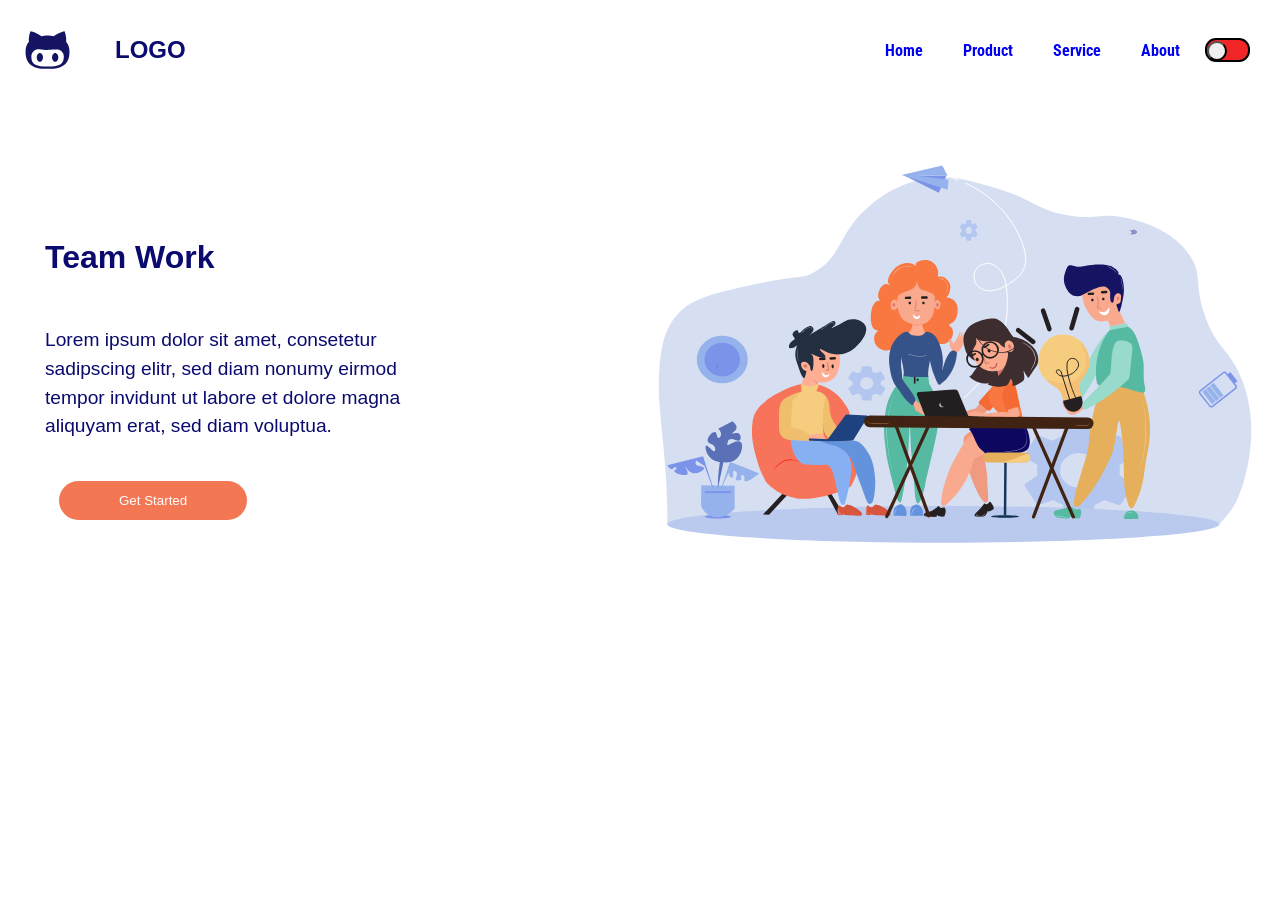
<file: index.html>
<!-- @format -->
<!DOCTYPE html>
<html lang="en">
  <head>
    <meta charset="UTF-8" />
    <meta http-equiv="X-UA-Compatible" content="IE=edge" />
    <meta name="viewport" content="width=device-width, initial-scale=1.0" />
    <!-- GOOGLE FONTS -->
    <link rel="preconnect" href="https://fonts.googleapis.com" />
    <link rel="preconnect" href="https://fonts.gstatic.com" crossorigin />
    <link
      href="https://fonts.googleapis.com/css2?family=Roboto+Condensed&display=swap"
      rel="stylesheet"
    />

    <!-- Bootstrap Icons  -->
  
    <!--  END           -->




    <!-- END -->

    <!-- CSS  -->
    <link rel="stylesheet" href="darkMode.css" />
    <!--  -->

    <title>Document</title>
  </head>
  <body>
    <div id="container">
      <div class="header">
        <div class="logo">
          <svg
            width="45"
            height="40"
            viewBox="0 0 81 68"
            fill="none"
            xmlns="http://www.w3.org/2000/svg"
          >
            <path
              d="M26.826 39.5581C26.0102 39.5667 25.2093 39.7775 24.495 40.1715C23.7807 40.5656 23.1753 41.1306 22.733 41.8161C21.5894 43.4318 21.007 45.3778 21.075 47.3561C21.0129 49.3392 21.5946 51.2891 22.733 52.9141C23.1766 53.5983 23.7823 54.1624 24.4963 54.5563C25.2104 54.9502 26.0106 55.1618 26.826 55.1721C27.6117 55.1461 28.3789 54.9264 29.0593 54.5325C29.7397 54.1386 30.3122 53.5826 30.726 52.9141C31.8721 51.2928 32.4545 49.3403 32.384 47.3561C32.4434 45.3789 31.8618 43.4356 30.726 41.8161C30.3136 41.1464 29.7413 40.5895 29.0607 40.1954C28.38 39.8013 27.6121 39.5823 26.826 39.5581Z"
              fill="#141462"
            />
            <path
              d="M54.406 39.5581C53.5906 39.5686 52.7905 39.7802 52.0765 40.1741C51.3625 40.568 50.7568 41.132 50.313 41.8161C49.1695 43.4318 48.5871 45.3778 48.655 47.3561C48.5929 49.3392 49.1746 51.2891 50.313 52.9141C50.7582 53.5969 51.3642 54.1598 52.0779 54.5535C52.7916 54.9472 53.591 55.1597 54.406 55.1721C55.1937 55.1443 55.9625 54.9239 56.6453 54.5303C57.3282 54.1367 57.9042 53.5818 58.323 52.9141C59.4691 51.2928 60.0516 49.3403 59.981 47.3561C60.0404 45.3789 59.4588 43.4356 58.323 41.8161C57.9086 41.1444 57.3336 40.5863 56.6498 40.1921C55.966 39.798 55.1949 39.5801 54.406 39.5581Z"
              fill="#141462"
            />
            <path
              d="M74.008 19.18C74.3094 16.8856 74.3272 14.5628 74.061 12.264C73.7314 8.09757 72.7736 4.00495 71.22 0.125C71.22 0.125 70.444 0.266 68.962 0.637C66.4851 1.29105 64.0715 2.16485 61.75 3.248C58.1679 4.93794 54.728 6.91436 51.464 9.158C47.8772 8.34461 44.2008 7.99475 40.525 8.117C36.85 8.02116 33.1769 8.37071 29.586 9.158C21.7147 3.70667 15.1207 0.695667 9.804 0.125C8.24631 4.01486 7.29425 8.12057 6.981 12.299C6.70205 14.6035 6.72525 16.9345 7.05 19.233C2.764 23.873 1 30.56 1 36.082C0.844476 39.9647 1.20632 43.8508 2.076 47.638C2.86372 50.5952 4.12068 53.4069 5.799 55.966C7.33418 58.1367 9.21795 60.0384 11.374 61.594C13.239 63.0326 15.2781 64.2301 17.443 65.158C19.4866 65.9812 21.6179 66.5673 23.795 66.905C25.5733 67.2456 27.37 67.4814 29.176 67.611C29.176 67.611 34.116 67.876 40.538 67.876C46.96 67.876 51.883 67.611 51.883 67.611C53.6887 67.4792 55.4854 67.2435 57.264 66.905C59.4335 66.5591 61.5579 65.9732 63.598 65.158C65.7633 64.2199 67.8072 63.0232 69.685 61.594C71.8399 60.0427 73.7188 58.1402 75.243 55.966C76.9213 53.4069 78.1783 50.5952 78.966 47.638C79.936 44.215 80.042 40.338 80.042 36.064C80.042 30.718 78.277 23.943 74.008 19.18ZM62.469 60.394C57.55 62.705 50.313 63.641 40.715 63.641H40.344C30.744 63.641 23.512 62.724 18.678 60.395C13.826 58.084 11.391 53.32 11.391 46.157C11.328 44.195 11.6987 42.2433 12.4765 40.4409C13.2543 38.6386 14.4202 37.0301 15.891 35.73C17.2892 34.5335 18.9626 33.703 20.761 33.313C22.5562 32.9227 24.3955 32.7744 26.23 32.872C27.888 32.943 30.217 33.26 33.164 33.49C36.128 33.719 38.333 34.019 40.539 34.019C42.603 34.019 45.339 33.666 49.731 33.313C54.142 32.96 57.406 32.784 59.523 33.137C61.6313 33.3987 63.6083 34.3022 65.186 35.725C66.6884 37.0097 67.8881 38.6107 68.6995 40.4133C69.5108 42.2159 69.9136 44.1755 69.879 46.152C69.861 53.319 67.374 58.083 62.469 60.394Z"
              fill="#141462"
            />
          </svg>
          <h2>LOGO</h2>
        </div>
        <div class="navBar">
          <ul>
            <li><a href="#">Home</a></li>
            <li><a href="#">Product</a></li>
            <li><a href="#">Service</a></li>
            <li><a href="#">About</a></li>
          </ul>
         <div class="buttons">
          <div class="toggle">
            <button id="toggle"></button>
          </div>
         </div>
        </div>
      </div>
      <!--  header   - END  -  -->
      <!-- Content_Container ---    END       -->
      <!-- Content_Container -->

   <div class="content_container">
    <div class="content_left">
      <h2 ><strong>Team Work</strong></h2>

      <br>
       <p>Lorem ipsum dolor sit amet, consetetur <br>
        sadipscing elitr, sed diam nonumy eirmod <br>
       tempor invidunt ut labore et dolore magna <br>
       aliquyam erat, sed diam voluptua. </p>

       <button class="content_btn">
        Get Started
       </button>

     </div>
     <!-- left over -->

     <div class="content_right">
      <div class="char_svg">
        <svg width="600px" height="400px" viewBox="0 0 1797 1213" fill="none" xmlns="http://www.w3.org/2000/svg">
          <path d="M25.8181 1156.38C29.3015 946.034 -9.12824 804.781 2.04406 683.338C7.24275 626.792 13.5474 567.214 57.6723 519.109C103.091 469.597 170.012 454.475 302.003 426.255C430.165 398.855 431.165 414.3 470.724 392.069C560.809 341.436 542.136 268.91 645.704 185.362C666.98 168.201 723.932 123.324 807.277 108.548C877.786 96.0441 933.309 111.091 1008.59 132.39C1137.63 168.893 1143.74 203.396 1244.34 219.797C1333.38 234.317 1339.18 209.008 1419.16 227.742C1454.87 236.108 1558.84 260.461 1612.52 344.287C1648.9 401.097 1623.13 424.254 1654.9 519.109C1690.59 625.701 1731.74 622.203 1768.79 717.773C1817.03 842.18 1790.61 959.854 1782.04 995.899C1757.34 1099.66 1731.67 1119.61 1700.11 1156.38C1134.18 1148.44 591.746 1164.33 25.8106 1156.38H25.8181Z" fill="#D6DFF2"/>
          <path opacity="0.54" d="M1397.34 1007.68C1398.05 1002.69 1398.33 997.652 1398.17 992.619C1398.17 987.345 1397.34 982.831 1397.34 977.557L1432.44 952.7C1435.83 950.488 1436.63 946.169 1434.23 943.047C1434.19 943.002 1434.16 942.957 1434.12 942.912L1400.68 890.91C1398.59 887.757 1394.32 886.478 1390.62 887.893L1348.84 902.985C1340.15 896.8 1330.6 891.73 1320.44 887.915L1314.56 847.973C1313.51 844.49 1310.12 842.045 1306.2 841.947H1239.36C1235.44 842.052 1232.05 844.49 1231 847.973L1224.29 887.9C1214.22 891.903 1204.69 896.966 1195.88 902.992L1154.1 887.9C1150.41 886.35 1146.03 887.659 1144.04 890.917L1110.62 942.904C1109.03 946.184 1109.69 950.021 1112.3 952.692L1148.25 977.549C1148.25 982.823 1147.41 987.337 1147.41 992.611C1147.41 997.885 1148.25 1002.4 1148.25 1007.67L1113.14 1032.55C1109.76 1034.76 1108.96 1039.08 1111.36 1042.2C1111.4 1042.24 1111.43 1042.29 1111.46 1042.33L1144.91 1094.32C1147 1097.47 1151.26 1098.75 1154.96 1097.34L1196.76 1082.27C1205.45 1088.45 1215 1093.53 1225.17 1097.35L1231.87 1137.28C1232.64 1140.93 1236.2 1143.49 1240.23 1143.31H1307.1C1311.02 1143.2 1314.4 1140.76 1315.45 1137.28L1322.16 1097.35C1332.22 1093.35 1341.74 1088.29 1350.54 1082.26L1392.34 1097.33C1396.03 1098.88 1400.4 1097.57 1402.4 1094.31L1435.84 1042.33C1437.42 1039.05 1436.77 1035.21 1434.16 1032.54L1397.35 1007.69L1397.34 1007.68ZM1272.79 1045.36C1241.19 1044.7 1216.17 1020.54 1216.89 991.415C1217.61 962.292 1243.81 939.218 1275.41 939.887C1306.49 940.542 1331.32 963.955 1331.32 992.619C1331.16 1021.9 1305.28 1045.52 1273.52 1045.37C1273.28 1045.37 1273.04 1045.37 1272.8 1045.36H1272.79Z" fill="#96B2EC"/>
          <path d="M862.973 1212.1C1325.32 1212.1 1700.12 1187.15 1700.12 1156.38C1700.12 1125.61 1325.32 1100.66 862.973 1100.66C400.629 1100.66 25.8256 1125.61 25.8256 1156.38C25.8256 1187.15 400.629 1212.1 862.973 1212.1Z" fill="#BACAEE"/>
          <path d="M543.069 1125.74L510.071 1064.74L520.687 1059.06L559.959 1124.64L543.069 1125.74Z" fill="#241F20"/>
          <path d="M334.602 1127.35L316.23 1126.87L377.945 1060.48L389.869 1067.72L334.602 1127.35Z" fill="#241F20"/>
          <path d="M426.117 732.489C397.942 737.883 343.081 765.547 321.557 785.213C315.448 790.795 309.196 795.212 299.814 807.384C289.025 821.378 285.768 836.703 284.639 846.604C281.336 866.022 282.563 888.931 284.639 903.158C288.491 929.542 293.72 945.944 303.094 977.715C307.789 993.62 315.53 1006.6 320.631 1018.39C322.482 1022.67 323.528 1026.1 326.808 1029.42C359.174 1062.16 380.488 1067.55 413.072 1076.8C418.112 1078.23 416.976 1078.57 422.213 1078.83C451.2 1080.26 493.309 1075.81 536.757 1061C554.452 1054.97 569.92 1047.81 583.139 1040.57C587.841 1032.28 594.492 1019.28 600.029 1002.52C612.631 964.383 580.28 903.827 580.28 903.827C580.28 903.827 589.195 833.227 573.276 804.947C561.095 783.324 535.831 748.19 491.12 734.716C461.944 725.921 436.402 730.518 426.117 732.489Z" fill="#F7735A"/>
          <path d="M400.334 902.142C406.752 888.637 434.032 897.485 451.637 898.087C466.977 898.614 492.512 892.414 499.162 905.543C518.783 910.109 534.018 915.948 544.438 920.537C558.785 926.849 563.036 930.362 565.331 932.484C568.498 935.411 578.497 945.432 583.101 969.793C585.546 982.733 585.9 996.697 578.73 1034.1C575.864 1049.04 571.553 1069.05 565.022 1092.59C564.511 1094.43 563.269 1096.03 561.531 1096.83C560.117 1097.5 559.147 1097.26 557.506 1096.86C551.774 1095.47 548.704 1083.27 548.704 1083.27C548.704 1083.27 548.388 1084.21 535.508 1027.88C532.153 1013.22 531.423 1006 526.563 995.049C520.777 982.011 516.135 978.542 512.938 976.902C507.701 974.216 505.407 975.947 489.946 976.451C482.897 976.677 472.116 976.067 450.553 974.833C442.014 974.344 441.217 974.209 440.021 973.878C427.426 970.387 420.369 959.192 415.509 951.473C409.498 941.941 406.963 933.47 404.886 926.33C402.05 916.602 400.876 908.176 400.342 902.15L400.334 902.142Z" fill="#87B0F3"/>
          <path d="M491.571 899.877C485.989 897.161 497.236 902.774 528.278 902.774C542.949 902.774 568.874 901.879 584.681 902.774C591.407 903.15 597.177 901.156 606.649 907.002C614.707 911.983 623.494 920.431 636.021 940.512C646.087 956.649 651.941 975.766 654.747 1002.31C657.553 1028.85 657.282 1034.09 656.093 1046.25C654.98 1057.67 653.317 1085.59 646.23 1091.76C645.124 1092.72 642.386 1094.64 639.136 1094.67C634.351 1094.71 629.664 1083.95 628.227 1079.73C622.674 1063.41 612.194 1035.3 610.592 1031.1C591.708 981.582 594.251 982.003 586.81 965.136C577.082 943.077 554.527 923.328 536.426 918.927C477.69 904.632 491.579 899.877 491.579 899.877H491.571Z" fill="#6493DE"/>
          <path d="M441.969 695.293C438.93 708.602 435.89 721.918 432.851 735.227C435.875 738.131 442.466 743.526 452.419 745.151C462.448 746.791 476.757 744.737 481.746 736.544C483.152 734.234 483.213 730.548 483.28 723.265C483.386 711.905 483.431 706.232 481.482 702.974C476.577 694.796 460.206 692.502 441.969 695.293Z" fill="#FFAE94"/>
          <path d="M549.599 645.774C550.954 659.97 551.774 664.725 545.71 685.791C538.63 710.362 526.578 716.584 526.578 716.584C526.578 716.584 512.998 729.299 488.84 726.176C478.443 724.83 471.107 718.969 461.884 712.16C455.519 707.458 451.351 703.245 447.89 699.724C433.686 685.249 426.11 677.523 425.982 667.96C425.854 658.105 433.708 651.085 445.535 640.515C459.416 628.109 470.483 618.215 487.418 615.785C511.598 612.317 544.747 594.983 549.584 645.774H549.599Z" fill="#FFAE94"/>
          <path d="M455.662 583.412C478.864 568.553 495.897 559.096 519.092 544.245C519.98 543.673 527.736 538.64 531.445 539.618C534.718 540.476 535.26 541.491 535.899 544.591C537.803 553.807 523.914 559.217 524.464 560.217C524.862 560.939 525.855 562.113 551.397 548.262C568.438 539.024 570.657 536.925 578.211 535.412C582.567 534.54 600.352 530.989 615.617 541.807C618.875 544.109 624.33 547.984 627.294 554.65C637.601 577.837 606.514 609.699 602.745 613.566C595.462 621.029 581.416 635.429 557.995 640.003C555.528 640.485 527.947 645.473 502.969 630.734C493.279 625.016 489.487 623.685 489.487 623.685C489.487 623.685 488.095 627.597 495.092 633.977C499.629 638.115 501.321 640.221 503.488 643.216C510.44 652.823 499.35 651.537 499.35 651.537C499.35 651.537 486.32 650.882 467.188 640.424C466.42 640.003 462.403 638.829 462.403 638.829L462.839 639.838C463.268 640.823 463.885 641.726 464.712 642.411C466.789 644.126 467.699 648.053 468.489 650.483C470.017 655.185 468.828 660.55 469.362 667.516C469.633 671.113 468.414 686.167 465.525 690.869C464.968 691.727 463.78 691.892 462.99 691.253C461.5 690.041 459.258 682.623 459.243 681.292C459.205 678.177 459.642 679.291 457.392 674.814C454.481 669.021 448.01 663.123 440.464 663.454C438.742 663.529 435.446 663.679 433.475 665.974C428.788 671.444 434.017 686.235 441.811 689.259C441.826 689.259 441.841 689.267 441.856 689.274C449.553 693.577 448.891 690.741 447.71 694.458C447.123 696.309 447.363 695.27 447.123 696.309C447.025 696.737 445.595 702.538 444.181 707.248C442.646 712.348 442.195 712.815 441.638 712.98C441.33 713.071 439.216 713.853 436.801 709.903C428.562 696.421 424.139 679.494 420.956 670.751C417.082 660.121 414.441 652.658 414.178 642.335C413.847 628.906 417.736 618.185 420.655 611.858C418.015 615.123 412.838 620.367 405.142 621.827C402.78 622.278 397.829 623.218 395.7 620.623C393.255 617.651 396.031 611.881 397.047 609.766C400.237 603.138 405.864 599.053 410.559 596.608C412.417 595.645 412.966 593.253 411.74 591.56C410.98 590.522 410.168 589.348 409.317 588.046C407.181 584.759 406.105 583.118 405.909 581.779C404.924 575.234 415.562 565.702 420.595 568.057C422.175 568.794 423.191 570.69 423.702 573.24C424.259 576.009 427.81 576.912 429.653 574.775C435.499 568.011 441.202 563.64 445.377 560.894C456.903 553.318 461.681 554.868 463.065 555.432C466.074 556.651 468.249 559.367 469.099 561.978C471.198 568.478 466.074 577.619 455.662 583.412Z" fill="#232F40"/>
          <path d="M528.102 683.371C529.944 683.203 531.18 680.252 530.863 676.78C530.547 673.309 528.797 670.631 526.956 670.798C525.115 670.966 523.878 673.917 524.195 677.389C524.512 680.86 526.261 683.538 528.102 683.371Z" fill="#241F20"/>
          <path d="M499.44 682.593C501.286 682.495 502.635 679.595 502.452 676.113C502.269 672.632 500.623 669.889 498.777 669.986C496.93 670.083 495.582 672.984 495.765 676.465C495.948 679.946 497.593 682.69 499.44 682.593Z" fill="#241F20"/>
          <path d="M507.724 690.38C506.994 690.38 506.355 689.846 506.242 689.109C506.114 688.288 506.678 687.521 507.498 687.393L513.622 686.438L510.688 667.622C510.56 666.802 511.125 666.034 511.945 665.906C512.765 665.778 513.532 666.343 513.66 667.163L517.053 688.951L507.95 690.372C507.874 690.388 507.792 690.388 507.716 690.388L507.724 690.38Z" fill="#D27B64"/>
          <path d="M494.949 693.57C496.273 693.134 498.199 701.319 505.136 703.403C512.178 705.517 518.776 699.656 519.528 700.642C519.528 700.642 512.569 712.913 503.18 709.76C494.174 706.736 494.949 693.57 494.949 693.57Z" fill="white"/>
          <path d="M449.377 680.256C451.181 678.158 450.57 674.673 448.012 672.474C445.453 670.274 441.917 670.192 440.113 672.29C438.309 674.388 438.92 677.873 441.478 680.072C444.036 682.272 447.573 682.354 449.377 680.256Z" fill="#D27B64"/>
          <path d="M461.395 709.475C461.748 709.617 463.795 713.643 469.121 717.472C474.47 721.316 483.1 724.973 483.198 725.041C483.198 725.041 483.401 726.989 483.318 728.96C483.235 730.931 482.866 732.985 482.866 733C469.919 720.271 460.131 708.955 461.387 709.475H461.395Z" fill="#F09A80"/>
          <path d="M401.802 862.117C403.261 854.933 442.353 869.934 458.889 887.539C461.003 889.788 459.822 893.152 460.612 902.059L398.717 900.397L387.996 898.606C385.024 897.884 377.907 894.22 376.237 892.587C373.498 890.503 371.926 887.577 369.744 884.327C364.305 876.216 364.666 863.223 364.907 845.385C365.057 834.085 364.252 838.268 365.035 820.55C366.329 791.382 373.1 784.453 375.439 781.519C380.194 775.56 386.544 773.13 390.351 770.979C400.839 765.058 405.586 763.395 412.522 760.408C412.522 760.408 424.251 756.263 430.579 756.105C430.639 756.105 432.843 752.524 432.843 752.524C432.911 745.083 431.873 733.722 431.948 726.282C433.874 728.358 441.894 738.771 459.145 737.702C472.815 736.86 486.568 730.849 484.454 730.849C487.93 730.849 481.053 747.874 477.788 753.103C483.055 753.667 494.4 755.698 503.676 764.659C513.916 774.552 516.06 787.523 517.181 794.324C518.467 802.095 516.918 801.591 518.234 811.011C518.911 815.848 520.867 827.066 526.999 839.75C533.484 853.172 537.321 853.097 538.359 859.281C539.571 866.466 536.245 877.638 514.194 894.37C510.086 890.044 504.451 882.927 501.194 872.868C499.945 869.016 499.749 869.069 498.703 859.319C496.19 835.876 498.891 821.995 498.395 821.987C498.395 821.987 495.905 853.172 500.261 887.622C500.261 887.622 508.371 900.682 507.664 903.18C507.664 903.18 501.495 905.829 398.702 900.389" fill="#F6CC7E"/>
          <path opacity="0.45" d="M375.424 781.511C377.222 777.298 388.162 771.768 399.123 766.291C420.219 755.759 430.564 756.105 430.564 756.105C431.609 757.226 403.479 778.683 404.487 787.545C405.751 798.732 404.367 803.036 403.728 809.273C400.357 842.248 402.832 853.059 401.794 862.125C401.689 863.065 401.854 865.879 401.531 865.322C404.608 860.342 417.45 865.435 421.475 866.526C429.533 868.7 438.32 872.041 450.32 880.505C455.624 884.244 451.103 881.152 458.874 887.547C462.463 890.503 461.402 896.913 460.936 900.615C460.808 901.6 460.718 901.849 460.59 902.067C458.761 905.272 450.29 902.473 445.234 902.511C437.899 902.571 425.395 901.548 416.63 901.277C410.01 901.074 396.911 900.705 387.966 898.614C383.858 897.651 377.012 893.753 375.477 891.993C370.481 887.953 365.832 878.518 365.223 870.295C364.034 854.293 365.245 835.838 364.824 823.327C364.914 816.728 365.945 807.016 367.231 800.591C368.631 793.632 371.144 785.145 375.424 781.519V781.511Z" fill="#E6AF5B"/>
          <path opacity="0.45" d="M506.61 767.804C507.205 769.985 501.103 778.487 498.402 821.995C497.65 833.002 497.673 842.195 497.883 848.951C498.282 862.095 499.388 866.835 500.238 869.806C502.533 877.856 505.858 883.258 508.062 886.779C511.042 891.534 514.209 894.378 514.209 894.378C514.209 894.378 543.739 872.861 538.058 857.874C533.228 845.13 539.307 857.927 535.907 853.819C531.648 848.688 525.427 839.171 520.22 821.017C518.039 813.937 518.136 807.61 517.745 799.507C516.812 780.308 506.618 767.804 506.618 767.804H506.61Z" fill="#E6AF5B"/>
          <path d="M543.573 1105C544.416 1102.27 545.86 1098.95 548.102 1099.59C551.601 1100.57 552.496 1105.28 560.207 1104.3C564.624 1103.73 567.332 1096.28 571.538 1096.29C571.538 1096.29 591.204 1097.86 614.18 1119.86C615.181 1120.81 616.776 1122.5 616.738 1124.68C616.701 1126.88 615.226 1129.33 613.481 1129.71C607.266 1131.06 604.295 1130.64 601.624 1130.59C592.806 1130.43 575.442 1128.95 567.603 1128.42C563.646 1128.15 563.382 1127.33 561.795 1126.36C558.101 1124.1 558.612 1128.55 554.083 1128.46C545.273 1128.44 543.731 1128.21 543.069 1125.74C541.655 1120.49 541.369 1112.15 543.573 1105Z" fill="#D6553C"/>
          <path d="M630.07 1105C630.913 1102.27 632.357 1098.95 634.599 1099.59C638.097 1100.57 638.993 1105.28 646.704 1104.3C651.121 1103.73 653.829 1096.28 658.035 1096.29C658.035 1096.29 677.701 1097.86 700.677 1119.86C701.678 1120.81 703.273 1122.5 703.235 1124.68C703.198 1126.88 701.723 1129.33 699.978 1129.71C693.763 1131.06 690.792 1130.64 688.121 1130.59C679.303 1130.43 661.939 1128.95 654.1 1128.42C650.142 1128.15 649.879 1127.33 648.292 1126.36C644.598 1124.1 645.109 1128.55 640.58 1128.46C631.77 1128.44 630.228 1128.21 629.566 1125.74C628.151 1120.49 627.866 1112.15 630.07 1105Z" fill="#D6553C"/>
          <path d="M506.016 897.936C506.701 896.417 501.321 886.463 496.95 883.695C491.571 882.205 478.962 879.557 465.247 884.921C460.409 886.817 454.165 886.561 453.623 891.534C452.983 898.094 454.842 900.547 456.083 901.585C459.461 904.407 457.467 903.504 471.499 899.133C479.925 896.507 482.31 895.476 486.169 894.37C487.223 894.431 505.369 899.373 506.016 897.936Z" fill="#FFAE94"/>
          <path d="M458.656 903.278C458.724 903.278 458.784 903.278 458.852 903.278C475.674 904.038 493.083 904.467 511.042 904.489C537.803 904.527 563.39 903.669 587.698 902.142C588.834 902.074 589.865 901.442 590.489 900.449C604.821 877.601 619.146 854.759 633.478 831.911C635.013 829.466 633.41 826.208 630.619 826.088C610.298 825.2 589.97 824.32 569.649 823.432C568.483 823.379 567.362 823.928 566.647 824.899C549.035 848.823 531.43 872.748 513.818 896.672C513.103 897.643 511.99 898.185 510.816 898.14C494.445 897.455 478.074 896.763 461.703 896.078C461.628 896.078 461.553 896.071 461.485 896.063C460.59 895.965 458.468 895.852 457.573 895.98C456.06 896.191 455.368 896.8 454.94 898.621C454.375 901.014 456.128 903.323 458.483 903.293H458.656V903.278Z" fill="#1E4180"/>
          <path d="M546.154 1105.11C545.619 1106.21 545.251 1107.37 544.987 1108.55C544.702 1109.72 544.491 1110.92 544.355 1112.11C544.115 1114.49 543.949 1116.99 545.01 1119.08C545.514 1120.13 546.266 1121.06 547.086 1121.93C547.876 1122.78 548.9 1123.41 549.976 1123.91C552.15 1124.87 554.617 1125.23 557.032 1124.85C555.859 1125.2 554.617 1125.29 553.384 1125.24C552.15 1125.15 550.923 1124.89 549.757 1124.44C548.591 1123.99 547.493 1123.34 546.582 1122.43C545.717 1121.54 544.912 1120.56 544.34 1119.41C543.784 1118.26 543.513 1116.98 543.498 1115.73C543.475 1114.48 543.596 1113.25 543.799 1112.04C544.235 1109.63 544.837 1107.19 546.161 1105.11H546.154Z" fill="white"/>
          <path d="M633.741 1104.24C632.839 1106.74 631.861 1109.23 631.409 1111.82C630.958 1114.39 631.063 1117.09 632.131 1119.43C633.14 1121.8 635.344 1123.51 637.864 1124.09C639.121 1124.41 640.445 1124.48 641.739 1124.32C643.048 1124.2 644.327 1123.82 645.538 1123.26C643.266 1124.66 640.422 1125.2 637.736 1124.66C636.39 1124.4 635.088 1123.85 633.99 1122.99C632.884 1122.14 632.011 1121.01 631.447 1119.74C630.303 1117.21 630.243 1114.33 630.837 1111.7C631.131 1110.38 631.567 1109.1 632.056 1107.86C632.575 1106.63 633.132 1105.42 633.734 1104.23L633.741 1104.24Z" fill="white"/>
          <path d="M423.266 619.72C422.243 623.331 421.483 627.01 421.046 630.719C420.61 634.428 420.452 638.167 420.648 641.899C420.791 645.631 421.295 649.34 422.07 652.996L422.709 655.727L423.469 658.428L424.327 661.106L425.29 663.747L424.139 661.174L423.123 658.541L422.258 655.855L421.513 653.124C420.618 649.46 420.106 645.706 419.903 641.937C419.76 638.167 419.918 634.376 420.475 630.651C421.031 626.92 421.942 623.248 423.258 619.727L423.266 619.72Z" fill="white"/>
          <path d="M491.488 566.958C493.384 565.574 495.28 564.182 497.116 562.73C498.967 561.293 500.78 559.796 502.653 558.366C504.504 556.914 506.475 555.613 508.378 554.236C510.274 552.852 512.155 551.445 514.074 550.098L516.948 548.067C517.437 547.728 517.888 547.39 518.4 547.051C518.904 546.728 519.408 546.419 519.934 546.133C522.018 544.997 524.245 544.042 526.638 543.726C527.232 543.643 527.834 543.62 528.443 543.636C529.053 543.666 529.685 543.778 530.249 544.109C530.813 544.433 531.22 545.005 531.393 545.607C531.566 546.216 531.566 546.833 531.498 547.435C531.34 548.631 530.934 549.76 530.437 550.828C529.926 551.881 529.384 552.957 528.541 553.792C528.955 553.371 529.226 552.844 529.504 552.333C529.783 551.813 530.031 551.287 530.249 550.745C530.685 549.662 531.031 548.533 531.122 547.39C531.167 546.825 531.144 546.246 530.979 545.727C530.813 545.208 530.475 544.772 530.008 544.516C529.06 543.997 527.834 544.14 526.721 544.29C524.456 544.674 522.289 545.584 520.273 546.72C519.25 547.284 518.324 547.946 517.361 548.639L514.487 550.685C512.599 552.084 510.673 553.431 508.762 554.8C506.836 556.139 504.895 557.449 502.992 558.825C501.088 560.187 499.23 561.632 497.334 563.016C495.416 564.378 493.475 565.709 491.488 566.958Z" fill="white"/>
          <path d="M431.654 578.048C434.107 574.963 436.838 572.097 439.75 569.433C442.669 566.77 445.806 564.347 449.071 562.121C450.719 561.037 452.397 559.946 454.262 559.186C456.106 558.427 458.212 558.013 460.221 558.457C461.222 558.66 462.185 559.066 463.012 559.668C463.832 560.277 464.517 561.097 464.855 562.068C465.194 563.031 465.269 564.077 465.028 565.055C464.81 566.04 464.223 566.936 463.388 567.47C464.171 566.868 464.675 565.965 464.833 565.017C465.006 564.069 464.878 563.076 464.509 562.203C464.156 561.316 463.509 560.593 462.734 560.052C461.951 559.525 461.041 559.179 460.108 559.021C458.227 558.69 456.294 559.051 454.526 559.811C452.75 560.563 451.11 561.647 449.493 562.737C446.22 564.897 443.113 567.297 440.133 569.855C437.154 572.413 434.34 575.159 431.654 578.04V578.048Z" fill="white"/>
          <path d="M576.42 860.853C580.205 861.944 582.823 864.314 583.206 867.045C583.568 869.618 581.965 872.635 578.369 874.034C575.691 875.08 572.952 874.817 572.192 874.727C569.25 874.373 567.475 873.169 566.918 872.748C567.347 872.808 572.659 873.448 576.33 870.852C579.708 868.475 579.37 865.014 578.233 862.968C577.699 861.997 576.954 861.29 576.42 860.853Z" fill="url(#paint0_linear_6_260)"/>
          <path d="M349.062 991.475C350.808 988.18 352.937 985.095 355.262 982.131L357.09 979.987C357.699 979.272 358.354 978.595 358.993 977.896C359.625 977.196 360.325 976.564 361.002 975.902C361.672 975.232 362.379 974.608 363.078 973.976C364.47 972.689 365.96 971.523 367.472 970.38C368.992 969.244 370.542 968.145 372.144 967.129C372.949 966.625 373.769 966.144 374.589 965.67L376.997 964.323C378.727 963.345 380.54 962.48 382.399 961.848C389.862 959.237 397.679 958.801 405.187 959.546C412.703 960.298 420.068 962.179 426.817 965.346L426.727 965.632C419.7 963.481 412.41 962.209 405.074 961.871C397.761 961.57 390.306 962.172 383.414 964.662C381.699 965.294 380.029 966.023 378.434 966.911C376.801 967.784 375.191 968.642 373.619 969.59C370.466 971.463 367.457 973.577 364.583 975.864C361.717 978.151 358.993 980.627 356.435 983.26C353.892 985.908 351.522 988.722 349.303 991.648L349.062 991.468V991.475Z" fill="#FF2626"/>
          <path d="M741.861 706.601C767.087 707.421 792.32 708.248 817.546 709.068L820.292 730.375C838.379 757.865 842.833 787.116 842.833 787.116C845.368 817.406 847.685 840.676 847.317 847.289C846.451 862.81 843.976 880.166 835.264 917.332C821.752 974.924 832.172 932.785 809.429 1027.59C806.69 1050.84 801.619 1062.26 795.397 1079.33C790.424 1093.24 785.482 1093.21 785.482 1093.21C780.554 1092.85 777.778 1077.23 776.28 1054.75C775.152 1037.8 773.038 1020.91 771.909 1003.96C769.908 973.788 768.764 971.598 766.447 942.227C761.828 883.642 762.655 844.994 761.534 844.994C760.556 844.994 760.76 874.328 757.713 922.561C755.124 963.578 751.98 989.82 750.61 1000.68C747.255 1027.31 743.937 1045.69 741.868 1056.39C739.649 1067.92 737.512 1077.62 735.857 1084.8C732.84 1093.1 730.794 1089.98 728.755 1088.08C722.48 1082.23 716.304 1057.51 707.027 1018.62C693.177 960.577 692.68 962.924 687.113 917.821C684.743 898.659 681.184 870.604 685.051 835.71C687.805 810.89 691.198 782.956 709.089 753.223C718.41 737.732 728.762 726.583 736.399 719.353C738.219 715.102 740.04 710.851 741.861 706.601Z" fill="#56BAA2"/>
          <path d="M776.25 710.881V727.629V710.881Z" fill="#52BDA4"/>
          <path d="M776.25 710.881V727.629" stroke="#241F20" stroke-width="5" stroke-miterlimit="10" stroke-linecap="round"/>
          <path d="M785.03 722.761C787.062 722.761 788.709 720.774 788.709 718.322C788.709 715.871 787.062 713.883 785.03 713.883C782.998 713.883 781.351 715.871 781.351 718.322C781.351 720.774 782.998 722.761 785.03 722.761Z" fill="#241F20"/>
          <path d="M860.716 609.255C862.988 609.21 868.074 609.044 873.701 606.388C886.153 600.513 890.358 587.58 890.764 586.263C893.036 578.898 894.24 565.852 887.055 558.818C881.744 553.627 882.09 554.221 879.78 552.039C879.78 552.039 882.729 549.805 890.072 545.426C900.748 539.054 903.885 526.106 905.142 520.96C908.572 506.846 907.12 484.893 893.947 475.767C882.255 467.664 870.451 467.536 870.451 467.536C877.802 467.175 884.354 451.744 884.317 434.854C884.287 420.304 867.773 404.542 854.569 405.077C847.467 405.362 849.205 405.791 845.917 403.782C845.917 403.782 850.454 394.687 845.315 381.31C833.3 350.035 802.778 350.396 783.804 360.779C772.647 366.888 785.09 388.472 782.924 388.352C781.487 388.277 783.187 379.407 778.658 372.906C771.036 361.967 747.834 360.681 731.824 369.069C725.204 372.538 717.116 376.254 704.973 393.694C694.674 408.492 694.064 420.394 696.517 425.239C698.661 429.467 704.244 431.296 703.98 431.792C703.649 432.417 696.321 426.669 688.535 427.557C679.063 428.632 673.164 439.037 670.854 443.107C670.087 444.462 661.315 460.419 667.898 473.073C668.116 473.495 668.673 474.533 669.598 475.812C676.189 484.968 687.541 487.195 687.639 486.946C687.76 486.638 672.856 475.624 662.504 478.934C641.302 485.72 634.817 553.943 656.665 566.635C666.995 572.631 683.983 566.409 683.99 566.492C683.998 566.559 669.726 565.175 661.006 573.142C653.295 580.192 651.873 592.756 654.19 602.055C657.628 615.883 670.08 625.445 681.801 628.364C697.074 632.164 705.304 623.226 730.967 614.672C741.605 611.121 763.348 603.876 789.394 604.681C807.051 605.23 836.378 609.782 860.731 609.27L860.716 609.255Z" fill="#F97842"/>
          <path d="M769.803 547.435C771.676 558.75 760.263 574.557 757.6 574.933C755.501 575.234 756.622 574.895 756.193 575.332C755.606 575.934 760.812 578.996 766.741 582.795C772.895 586.737 779.214 586.549 788.145 586.286C796.315 586.045 800.513 584.367 803.177 582.93C805.817 581.501 807.668 580.959 807.803 579.658C808.443 573.639 799.558 558.908 798.58 549.699C798.031 544.508 806.344 543.846 805.953 542.552C805.516 541.115 798.076 541.303 769.795 547.427L769.803 547.435Z" fill="#FFAE94"/>
          <path d="M878.441 594.667C877.365 596.066 882.383 600.136 882.707 607.366C882.94 612.505 882.368 613.731 883.075 617.207C883.82 620.886 886.378 620.826 888.184 625.22C889.154 627.567 887.454 628.71 888.139 630.501C889.019 632.803 894.519 635.256 903.878 636.414C906.443 634.383 909.761 631.494 913.222 627.635C915.893 624.655 922.852 615.108 925.621 603.838C927.93 594.449 930.097 589.273 930.488 584.39C930.503 584.217 930.533 584.014 930.578 583.781C930.819 582.366 928.848 581.764 928.269 583.081C926.869 585.947 919.767 603.078 918.263 602.544C917.939 602.431 931.391 579.033 927.343 577.536C924.597 576.52 913.831 600.016 913.831 600.016C913.831 600.016 925.274 573.624 920.896 572.924C918.285 572.51 910.024 598.015 909.912 598.045C909.769 598.083 917.021 573.278 914.305 573.436C912.251 573.556 910.814 578.288 907.752 586.233C903.667 596.841 900.139 596.901 895 609.127C894.646 609.97 895.677 609.308 895 609.127C894.353 608.954 892.924 609.834 891.78 605.523C891.509 604.515 890.599 601.506 888.079 598.88C884.67 595.329 879.336 593.523 878.449 594.667H878.441Z" fill="#F9A98D"/>
          <path d="M814.815 601.837C814.815 601.837 827.131 619.735 826.274 632.472C825.657 641.628 824.129 642.523 822.753 655.14C822.068 661.415 824.325 669.269 828.485 684.692C828.485 684.692 832.526 699.656 843.502 723.686C845.187 727.373 848.069 733.497 851.823 733.459C854.607 733.437 856.239 729.69 857.473 728.712C870.564 718.33 871.121 718.713 883.61 700.13C887.424 694.458 894.631 682.676 899.492 666.094C903.065 653.884 904.179 643.14 904.442 635.203C901.29 632.45 896.151 628.921 890.531 629.726C888.417 630.027 881.473 631.622 871.843 653.794C863.372 673.294 861.385 689.018 860.4 688.868C859.489 688.732 862.145 675.378 861.641 658.405C861.468 652.627 860.558 633.932 852.177 611.911C846.677 597.458 842.276 586.338 830.885 578.958C824.129 574.579 812.859 570.178 808.646 574.218C805.644 577.1 805.298 578.544 800.724 581.418C794.788 585.15 788.348 584.661 781.562 584.142C772.872 583.48 765.785 582.938 761.309 578.153C760 576.754 757.509 573.481 753.131 572.443C753.131 572.443 751.558 572.066 749.851 572.134C744.735 572.322 719.524 583.427 706.207 615.74C699.654 631.637 698.962 645.42 698.601 654.313C698.059 667.509 699.737 676.988 702.791 694.24C703.01 695.451 705.726 710.452 711.082 722.678C711.549 723.731 712.421 725.725 713.791 728.268C715.912 732.21 717.154 733.647 723.368 742.111C729.236 750.101 731.335 753.201 734.473 758.429C737.008 762.658 746.029 777.11 762.64 790.743C765.74 793.285 767.756 794.692 770.186 794.399C774.542 793.865 777.815 788.192 778.62 783.415C779.53 778.013 777.334 773.469 776.386 771.603C766.884 752.839 740.582 721.166 738.851 716.704C738.392 715.516 738.159 714.304 738.159 714.304C737.723 712.063 737.971 710.279 738.031 709.783C738.445 706.36 737.7 699.656 736.286 686.927C735.436 679.268 735.315 680.291 734.871 675.724L736.007 626.175C735.36 623.354 754.635 599.813 754.635 599.813C754.635 599.813 737.136 620.931 736.007 626.175C730.162 653.357 748.752 689.74 741.853 706.623C740.228 710.595 818.231 709.911 818.231 709.911C813.717 696.797 823.505 658.601 827.598 632.021C828.809 624.181 814.808 601.859 814.808 601.859L814.815 601.837Z" fill="#355388"/>
          <path d="M772.654 790.208C774.083 787.786 775.505 785.356 776.935 782.933C778.221 780.751 781.276 780.488 782.908 782.422C784.541 784.348 786.174 786.281 787.814 788.207C788.679 789.23 790.026 789.697 791.342 789.434C791.463 789.411 791.583 789.388 791.703 789.358C793.464 789.005 795.224 789.975 795.864 791.66C799.43 801.05 797.73 815.051 806.562 819.836C819.6 826.885 811.738 828.465 801.266 824.32L777.996 810.71C775.912 802.727 774.731 798.191 772.654 790.208Z" fill="#F9A98D"/>
          <path d="M801.469 548.473C801.469 548.473 792.538 555.056 784.503 555.252C777.025 555.44 768.937 548.864 768.937 548.864L801.469 548.473Z" fill="#F09A80"/>
          <path d="M783.097 415.925C783.097 415.925 782.72 437.54 763.784 445.297C745.178 452.918 728.68 455.942 724.218 467.31C722.104 472.69 722.525 480.484 722.525 480.484C722.525 480.484 716.74 474.021 712.737 474.984C708.201 476.075 703.958 483.095 703.544 487.864C703.514 488.241 703.371 504.83 709.736 505.597C725.083 507.463 722.601 496.697 722.601 496.697C726.174 498.743 725.648 507.124 728.672 514.505C730.846 519.816 733.833 527.099 738.618 532.824C744.133 539.422 750.528 542.146 757.69 545.193C763.092 547.495 773.339 551.723 787.137 551.024C793.351 550.708 804.23 550.166 814.951 542.582C826.763 534.224 831.058 522.517 832.337 518.861C833.819 514.64 836.099 499.962 836.415 497.359C838.161 495.478 840.184 504.213 844.397 504.92C848.34 505.582 850.318 503.114 851.108 501.196C853.012 496.554 856.209 490.392 853.757 484.479C852.086 480.461 848.061 475.473 844.202 475.955C840.403 476.436 838.928 481.951 837.483 481.507C835.445 480.883 840.087 470.5 835.813 462.548C833.195 457.68 827.741 455.514 816.944 451.383C802.612 445.899 801.183 447.922 796.21 444.597C784.233 436.577 783.089 415.925 783.089 415.925H783.097Z" fill="#F9A98D"/>
          <path d="M771.691 520.922C771.759 520.832 776.438 526.174 782.427 526.903C790.123 527.836 792.922 521.667 792.681 522.374C792.681 522.374 792.29 525.338 792.155 525.782C792.072 526.053 790.146 534.299 781.961 533.358C773.497 532.388 772.06 524.601 771.796 522.826C771.766 522.638 771.631 521.005 771.691 520.922Z" fill="white" stroke="white" stroke-miterlimit="10" stroke-linecap="round"/>
          <path d="M783.142 510.224C779.937 510.224 777.808 509.411 776.769 507.801C775.453 505.755 776.371 503.19 776.815 501.956L776.852 501.85C778.929 496.02 779.861 488.346 779.636 479.024C779.621 478.4 780.11 477.881 780.734 477.866C781.366 477.836 781.878 478.347 781.893 478.964C782.126 488.556 781.148 496.509 778.981 502.603L778.944 502.716C778.598 503.679 777.958 505.469 778.673 506.583C779.756 508.275 783.939 508.433 790.138 507.019C790.748 506.876 791.35 507.26 791.493 507.869C791.628 508.478 791.252 509.08 790.643 509.223C787.708 509.893 785.211 510.224 783.149 510.224H783.142Z" fill="#D27B64"/>
          <path d="M761.377 489.023C763.454 489.023 765.138 487.339 765.138 485.261C765.138 483.183 763.454 481.499 761.377 481.499C759.299 481.499 757.615 483.183 757.615 485.261C757.615 487.339 759.299 489.023 761.377 489.023Z" fill="#241F20"/>
          <path d="M802.755 489.023C804.833 489.023 806.517 487.339 806.517 485.261C806.517 483.183 804.833 481.499 802.755 481.499C800.678 481.499 798.994 483.183 798.994 485.261C798.994 487.339 800.678 489.023 802.755 489.023Z" fill="#241F20"/>
          <path d="M751.588 638.16C757.05 639.845 762.49 641.598 768.005 643.05C773.519 644.495 779.109 645.691 784.774 646.172C790.432 646.722 796.15 646.609 801.807 645.939C804.636 645.608 807.442 645.127 810.226 644.495C813.01 643.885 815.756 643.103 818.472 642.207C815.816 643.261 813.077 644.118 810.316 644.856C807.54 645.563 804.726 646.12 801.89 646.518C796.21 647.308 790.432 647.421 784.714 646.925C778.996 646.368 773.361 645.179 767.862 643.607C762.354 642.034 756.96 640.139 751.596 638.16H751.588Z" fill="white"/>
          <path d="M713.189 1130.94C724.053 1130.21 740.063 1131.68 750.926 1130.94C751.573 1129.58 753.8 1117.53 748.361 1107.42C745.382 1101.87 738.422 1094.76 730.741 1095.97C724.715 1096.92 718.433 1102.53 716.484 1105.67C710.044 1116.05 712.256 1126.84 713.181 1130.94H713.189Z" fill="#6493DE"/>
          <path d="M763.491 1130.36C774.354 1129.62 789.845 1131.1 800.709 1130.36C801.356 1129 803.583 1118.12 798.143 1108.01C795.164 1102.46 788.205 1095.35 780.524 1096.56C774.497 1097.5 768.486 1101.22 766.537 1104.36C760.097 1114.74 762.565 1126.25 763.491 1130.36Z" fill="#6493DE"/>
          <path d="M713.336 496.469C715.667 496.346 717.428 493.777 717.267 490.732C717.106 487.686 715.086 485.317 712.754 485.44C710.422 485.563 708.662 488.132 708.822 491.177C708.983 494.223 711.004 496.592 713.336 496.469Z" fill="#DF7969"/>
          <path d="M845.79 496.472C848.122 496.349 849.882 493.78 849.721 490.735C849.56 487.689 847.54 485.32 845.208 485.443C842.876 485.566 841.116 488.135 841.276 491.18C841.437 494.226 843.458 496.595 845.79 496.472Z" fill="#DF7969"/>
          <path d="M713.068 759.814C710.21 770.053 707.343 780.285 704.665 790.57C701.956 800.847 699.413 811.169 697.277 821.574C696.186 826.772 695.23 832.001 694.35 837.237C693.477 842.474 692.725 847.733 692.266 853.014C691.341 863.585 691.386 874.223 691.852 884.823C692.394 895.424 693.274 906.017 694.523 916.565C695.825 927.105 697.277 937.638 699.135 948.095C700.948 958.56 702.964 969.003 705.312 979.363C707.606 989.737 710.112 1000.07 713.076 1010.28C706.974 989.91 702.325 969.123 698.646 948.178C696.75 937.713 695.253 927.18 693.906 916.632C692.612 906.077 691.687 895.476 691.115 884.853C690.694 874.223 690.686 863.562 691.657 852.954C692.146 847.65 692.913 842.383 693.808 837.14C694.711 831.896 695.682 826.667 696.795 821.468C698.985 811.063 701.558 800.741 704.319 790.472C707.11 780.217 710.089 770.008 713.076 759.806L713.068 759.814Z" fill="white"/>
          <path d="M705.259 425.051C705.094 420.943 705.462 416.813 706.305 412.78C707.2 408.763 708.532 404.828 710.352 401.119C713.971 393.694 719.493 387.193 726.265 382.431C729.658 380.061 733.322 378.082 737.181 376.6C741.033 375.103 745.058 374.035 749.166 373.561C753.259 373.064 757.449 373.004 761.497 373.892C763.513 374.343 765.492 374.998 767.305 375.998C769.118 376.976 770.766 378.278 772.082 379.858C770.705 378.331 769.028 377.104 767.215 376.171C765.394 375.239 763.423 374.644 761.422 374.253C757.412 373.448 753.274 373.568 749.241 374.133C747.217 374.396 745.224 374.84 743.237 375.321C741.274 375.871 739.318 376.457 737.429 377.232C733.63 378.714 730.026 380.693 726.701 383.04C723.345 385.358 720.321 388.134 717.65 391.211C714.964 394.288 712.76 397.749 710.879 401.367C707.185 408.65 705.237 416.828 705.267 425.044L705.259 425.051Z" fill="white"/>
          <path d="M848.912 409.801C851.778 409.756 854.644 410.26 857.383 411.163C860.114 412.088 862.695 413.435 865.042 415.12C869.721 418.498 873.415 423.321 875.236 428.851C877.004 434.395 876.854 440.467 875.048 445.951C874.138 448.697 872.836 451.3 871.173 453.655C869.488 455.988 867.457 458.079 865.117 459.727C867.359 457.944 869.308 455.822 870.872 453.445C872.452 451.082 873.679 448.487 874.499 445.778C876.154 440.369 876.297 434.455 874.521 429.084C872.806 423.697 869.217 418.987 864.703 415.587C860.189 412.179 854.644 410.042 848.919 409.809L848.912 409.801Z" fill="white"/>
          <path d="M716.04 1128.41C715.988 1126.07 716.025 1123.72 716.296 1121.38C716.559 1119.04 717.116 1116.7 718.117 1114.54C719.14 1112.37 720.675 1110.44 722.631 1109.04C723.609 1108.35 724.677 1107.8 725.813 1107.44C726.957 1107.11 728.153 1106.96 729.319 1107.1C726.964 1107.13 724.752 1108.09 722.977 1109.51C721.194 1110.94 719.757 1112.79 718.801 1114.85C717.823 1116.93 717.259 1119.18 716.868 1121.47C716.484 1123.75 716.304 1126.08 716.04 1128.41Z" fill="white"/>
          <path d="M766.635 1129.67C766.695 1126.93 766.996 1124.19 767.658 1121.5C768.313 1118.82 769.389 1116.21 770.991 1113.93C772.609 1111.65 774.806 1109.77 777.341 1108.61C778.613 1108.03 779.959 1107.63 781.336 1107.46C782.713 1107.32 784.12 1107.4 785.436 1107.79C782.728 1107.33 779.967 1107.91 777.589 1109.13C775.212 1110.37 773.136 1112.18 771.601 1114.36C770.043 1116.55 768.983 1119.07 768.208 1121.66C767.816 1122.96 767.516 1124.29 767.275 1125.63C767.004 1126.96 766.823 1128.31 766.628 1129.67L766.635 1129.67Z" fill="white"/>
          <path d="M1411.73 1140.05C1425.98 1140.02 1440.23 1139.99 1454.48 1139.97C1454.58 1139.28 1456.15 1126.32 1446.62 1118.74C1437.71 1111.66 1423.78 1113.02 1416.46 1121.34C1409.94 1128.78 1411.48 1138.58 1411.74 1140.05H1411.73Z" fill="#56BAA2"/>
          <path d="M1252.6 1104.82C1257.17 1107.07 1259.42 1110.37 1265.58 1111.04C1270.19 1111.54 1274.14 1110.26 1276.69 1109.13C1278.6 1110.6 1279.49 1112.1 1279.95 1113.08C1282.19 1117.88 1281.92 1124.2 1278.86 1131.78C1277.85 1134.28 1276.85 1137.61 1275.98 1137.75C1266.69 1139.24 1255.65 1137.75 1253.15 1136.99C1251.66 1135.78 1250.78 1134.63 1250.26 1133.77C1250.04 1133.4 1249.89 1133.11 1249.56 1133C1248.22 1132.52 1245.94 1135.82 1245.61 1136.26C1243.76 1138.71 1236.03 1140.21 1211.14 1136.57C1208.96 1135.89 1203.08 1133.71 1199.74 1127.86C1198.72 1126.08 1196.85 1122.8 1197.87 1119.73C1199.26 1115.6 1205.09 1114.29 1210.44 1113C1242.35 1105.31 1245.39 1101.28 1252.62 1104.82L1252.6 1104.82Z" fill="#56BAA2"/>
          <path d="M1201.99 1119.8C1201.71 1120.78 1201.66 1121.82 1201.83 1122.8C1202.01 1123.79 1202.36 1124.75 1202.87 1125.6C1203.38 1126.46 1204 1127.26 1204.74 1127.93C1205.48 1128.59 1206.31 1129.16 1207.19 1129.63C1208.96 1130.56 1210.89 1131.18 1212.85 1131.66C1214.82 1132.13 1216.81 1132.54 1218.81 1132.86C1222.8 1133.56 1226.85 1133.93 1230.91 1134.07C1232.94 1134.14 1234.97 1134.14 1237 1134.07C1239.03 1134.01 1241.06 1133.87 1243.09 1133.7C1239.07 1134.36 1234.98 1134.68 1230.9 1134.65C1226.81 1134.63 1222.73 1134.25 1218.69 1133.6C1216.67 1133.25 1214.67 1132.83 1212.68 1132.33C1210.71 1131.81 1208.71 1131.19 1206.91 1130.14C1206.01 1129.62 1205.17 1129 1204.42 1128.28C1203.66 1127.55 1203.04 1126.71 1202.56 1125.79C1201.6 1123.96 1201.25 1121.74 1201.99 1119.81V1119.8Z" fill="white"/>
          <path d="M1415.79 1135.03C1415.53 1133.72 1415.58 1132.36 1415.85 1131.03C1416.14 1129.72 1416.67 1128.45 1417.35 1127.29C1418.73 1124.95 1420.78 1123.04 1423.14 1121.71C1425.51 1120.39 1428.13 1119.59 1430.79 1119.25C1433.45 1118.91 1436.15 1118.95 1438.77 1119.36C1437.44 1119.31 1436.12 1119.3 1434.8 1119.39C1433.48 1119.45 1432.17 1119.59 1430.88 1119.82C1428.3 1120.29 1425.77 1121.08 1423.51 1122.37C1421.24 1123.62 1419.27 1125.42 1417.84 1127.6C1416.42 1129.76 1415.59 1132.37 1415.8 1135.04L1415.79 1135.03Z" fill="white"/>
          <path d="M1335.03 734.106C1378.81 736.341 1422.59 738.583 1466.37 740.817C1470.92 760.792 1482.07 788.245 1486.36 821.656C1490.95 857.302 1491.51 882.295 1486.65 914.721C1482.39 943.145 1482.61 930.069 1472.49 999.638C1468.01 1030.46 1463.11 1051.44 1451.58 1079.48C1443.74 1098.53 1442.33 1101.12 1438.36 1105.25C1431.85 1112.02 1427.52 1104.69 1424.75 1099.5C1422.18 1091.62 1418.63 1079.57 1415.76 1064.6C1410.54 1037.45 1411.64 1022.1 1410.1 974.224C1409.28 948.833 1408.81 934.335 1407.11 914.217C1404.89 887.915 1399.69 841.985 1395.19 842.12C1393.15 842.18 1392.67 851.622 1388.72 876.389C1386.15 892.474 1382.68 914.24 1378.18 931.107C1373.17 949.863 1365.57 964.331 1350.37 993.251C1339.99 1013.01 1328.79 1034.1 1310.01 1059.43C1297.15 1076.77 1284.99 1090.36 1275.7 1100.02C1271.74 1102.17 1266.39 1104.28 1262.87 1102.08C1258.01 1099.07 1258.63 1089.13 1262.26 1070.48C1267.48 1043.76 1274.15 1023.49 1276.69 1015.68C1279.86 1006.95 1276.69 1015.68 1292.11 965.354C1304.31 925.517 1303.45 916.346 1304.99 899.712C1306.82 879.986 1309.51 864.525 1312.74 846.168C1316.46 825.004 1319.46 814.396 1324.66 792.481C1327.89 778.856 1332.01 758.986 1335.02 734.084L1335.03 734.106Z" fill="#E6AF5B"/>
          <path d="M1285.62 796.423L1285.65 796.498C1288.18 801.268 1287.04 807.174 1282.87 810.612C1282.17 811.191 1281.52 811.703 1280.92 812.154C1277.98 814.381 1274.83 816.149 1268.53 819.693C1263.51 822.522 1260.98 824.177 1259.89 824.162C1251.17 824.034 1249.39 824.229 1247.66 823.409C1246.65 822.928 1241.54 817.759 1232.34 805.18C1228.26 799.598 1229.7 801.953 1227.2 797.454C1225.32 794.068 1224.5 784.558 1224.75 782.467C1224.91 781.135 1226.52 780.654 1227.2 781.812C1229.7 786.018 1233.33 793.797 1235.14 795.129C1233.53 793.94 1232.49 793.045 1229.11 786.161C1223.46 774.665 1235.98 783.016 1237.84 785.747C1240.72 789.945 1248.55 801.253 1248.55 801.253C1249.36 802.246 1238.71 788.23 1238.93 787.35C1239.36 785.604 1243.67 787.651 1244.49 788.335C1248.71 791.834 1250.69 793.902 1255.18 798.228C1260.31 803.171 1267.25 805.458 1272.53 800.681C1272.68 800.546 1272.84 800.403 1272.99 800.26C1275.26 798.206 1279.01 797.115 1281.18 796.626C1282.17 796.4 1283.19 796.317 1284.2 796.363L1285.62 796.43V796.423Z" fill="#F9A98D"/>
          <path d="M1368.19 570.855C1362.67 568.711 1340.34 589.25 1303.79 659.557C1290.11 685.858 1274.84 698.468 1272.03 722.61C1269.44 744.902 1275.88 764.027 1281.65 776.523C1293.44 760.513 1309.29 736.928 1324.45 706.555C1356.87 641.598 1388.63 578.793 1368.19 570.863V570.855Z" fill="#98DACC"/>
          <path d="M1367.98 566.793C1366.51 567.553 1362.98 573.127 1362.01 574.467C1349.22 592.041 1331.14 626.875 1326.6 674.603C1324.72 694.36 1326.1 711.822 1328.49 725.943C1329.32 730.909 1333.48 734.633 1338.51 734.881C1393 737.552 1415.7 742.006 1425.47 746.099C1430.45 748.19 1437.22 749.973 1450.76 753.539C1460.91 756.218 1470.02 757.632 1472.48 755.992C1479.27 751.485 1472.75 734.324 1472.14 726.312C1468.35 676.62 1475.49 682.503 1464.44 639.176C1452.93 594.012 1441.49 565.476 1422.42 556.771C1422.42 556.771 1379.6 560.796 1367.99 566.785L1367.98 566.793Z" fill="#56BAA2"/>
          <path d="M1387.15 602.95C1368.25 625.867 1375.26 694.608 1367.55 702.275C1363.03 706.774 1355.32 717.088 1337.38 735.746C1318.86 754.999 1302.81 770.527 1291.12 781.519C1288.82 783.686 1284.74 787.643 1284.6 790.803C1284.6 790.901 1284.6 797.183 1284.6 797.28C1284.25 806.331 1290.06 810.221 1298.29 806.467C1319.01 797.025 1370.37 768.029 1423.94 717.532C1426.09 715.508 1427.44 712.785 1427.74 709.851L1436.65 623.211C1437.15 618.343 1435.69 614.544 1432.98 610.466C1423.18 595.75 1391.94 597.135 1387.15 602.95H1387.15Z" fill="#98DACC"/>
          <path d="M1414.48 547.007L1371.88 554.839C1368.62 555.44 1366.45 558.578 1367.05 561.847C1367.65 565.116 1370.79 567.279 1374.06 566.678L1416.65 558.846C1419.92 558.245 1422.08 555.107 1421.48 551.838C1420.88 548.569 1417.74 546.406 1414.48 547.007Z" fill="#98DACC"/>
          <path d="M1223.22 764.749C1224.93 771.122 1226.63 777.494 1228.34 783.866C1259.08 775.598 1278.75 770.264 1278.73 770.159C1278.72 770.083 1280.2 769.835 1280.45 769.692C1281.91 768.849 1274.07 751.034 1275.28 738.966C1276.5 726.808 1273.36 730.495 1294.4 697.618C1301 687.295 1303 680.916 1304.3 673.941C1307.87 654.945 1301.56 638.175 1299.08 631.833C1291.69 612.889 1279.9 602.506 1276.97 600.031C1264.91 589.844 1253.38 585.586 1246.41 583.863C1234.97 581.019 1219.18 580.177 1207.39 582.795C1186.08 587.527 1173.59 603.469 1169.71 608.555C1155.7 626.958 1153.2 647.128 1152.76 651.085C1151.89 658.97 1149.76 678.2 1159.21 696.361C1162.47 702.636 1166.11 710.957 1185.74 727.726C1192.18 733.241 1199.86 737.627 1208.6 743.526C1215.6 748.258 1220.85 755.894 1223.21 764.749H1223.22Z" fill="#F6CC7E"/>
          <path d="M1228.09 784.385L1222.86 764.862C1220.5 756.037 1215.38 748.596 1208.43 743.902C1205.8 742.126 1203.27 740.494 1200.84 738.914C1195.29 735.333 1190.06 731.947 1185.53 728.072C1166.93 712.168 1162.61 703.764 1159.45 697.625L1158.91 696.572C1149.38 678.275 1151.5 659.165 1152.41 651.01C1153.2 643.84 1156.45 625.325 1169.44 608.262C1180.07 594.306 1192.81 585.594 1207.32 582.374C1218.32 579.921 1234.07 580.357 1246.49 583.442C1253.91 585.285 1265.25 589.596 1277.21 599.693C1281.58 603.387 1292.51 613.904 1299.44 631.675C1301.65 637.332 1308.37 654.538 1304.7 674.062C1303.34 681.284 1301.2 687.785 1294.73 697.896C1276.54 726.304 1276.48 727.283 1275.99 734.896C1275.92 736.077 1275.84 737.424 1275.67 739.049C1274.93 746.467 1277.67 756.18 1279.49 762.605C1280.97 767.819 1281.43 769.647 1280.65 770.098C1280.5 770.189 1280.19 770.264 1279.57 770.399C1279.33 770.452 1279 770.527 1278.93 770.557L1278.91 770.52C1278.55 770.715 1277.63 770.979 1275.3 771.618C1272.98 772.265 1269.56 773.198 1265.18 774.387C1256.43 776.764 1243.82 780.165 1228.45 784.303L1228.1 784.4L1228.09 784.385ZM1223.59 764.644L1228.59 783.347C1260.54 774.755 1277.33 770.189 1278.51 769.782C1278.67 769.692 1278.94 769.632 1279.36 769.534C1279.67 769.466 1280.16 769.354 1280.26 769.301C1280.46 768.857 1279.59 765.787 1278.75 762.823C1276.91 756.323 1274.14 746.505 1274.9 738.899C1275.05 737.289 1275.14 735.957 1275.22 734.783C1275.72 726.959 1275.78 725.958 1294.09 697.354C1300.51 687.318 1302.56 681.134 1303.94 673.836C1307.56 654.591 1300.92 637.588 1298.74 631.998C1291.88 614.431 1281.09 604.041 1276.76 600.385C1272.59 596.864 1267.76 593.719 1267.49 593.546C1261.02 589.446 1255.64 587.309 1253.31 586.451C1253.31 586.451 1249.98 585.195 1246.36 584.292C1234.02 581.23 1218.4 580.794 1207.49 583.224C1193.14 586.414 1180.53 595.036 1170.01 608.856C1157.15 625.754 1153.93 644.073 1153.15 651.168C1152.26 659.241 1150.16 678.132 1159.55 696.158L1160.1 697.219C1163.22 703.29 1167.5 711.604 1185.97 727.388C1190.45 731.225 1195.43 734.437 1201.19 738.161C1203.63 739.741 1206.16 741.381 1208.8 743.164C1215.92 747.972 1221.18 755.601 1223.6 764.651L1223.59 764.644Z" fill="#F6CC7E"/>
          <path d="M1278.66 602.055C1276.89 603.65 1297.65 632.984 1295.96 665.553C1294.61 691.599 1275.11 712.664 1257.48 721.331C1236.15 731.812 1212.57 726.59 1207.06 725.221C1197.1 722.746 1174.22 717.592 1175.26 718.683C1195.28 739.914 1198.57 733.685 1212.5 747.159C1217.27 751.771 1220.52 757.226 1222.5 763.613C1225.78 774.161 1228.08 784.385 1228.08 784.385L1235.77 782.316C1235.77 782.316 1254.46 777.75 1280.06 770.264C1284.49 769.767 1275.27 745.09 1276.05 733.587C1276.99 719.789 1281.77 721.881 1291.18 706.646C1296.2 698.498 1306.03 682.578 1306.4 665.071C1307.12 631.998 1280.55 600.34 1278.65 602.055H1278.66Z" fill="#F4C177"/>
          <path d="M1246.75 779.044C1238.32 752.14 1228.81 721.354 1220.37 694.458C1218.94 689.899 1214.24 687.032 1209.61 688.191C1208.04 688.582 1206.87 689.304 1206.26 690.327C1204.29 693.675 1208.69 699.687 1212.6 702.726C1221.62 709.753 1234.72 706.217 1240.57 704.637C1245.69 703.26 1261.39 698.174 1269.44 683.451C1271.48 679.719 1273.93 675.077 1273.01 669.239C1271.86 661.889 1265.63 654.486 1257.26 653.335C1256.34 653.207 1249.5 652.372 1244.14 656.863C1237.42 662.491 1237.76 672.504 1238.3 683.737C1238.81 694.39 1240.71 701.763 1244.42 715.817C1249.02 733.264 1253.52 745.519 1254.98 749.431C1258.48 758.783 1261.89 766.615 1264.64 772.574" stroke="#241F20" stroke-width="3" stroke-miterlimit="10"/>
          <path d="M1226.65 781.888C1226.5 783.761 1227.62 797.19 1237.34 806.579C1245.58 814.539 1258.68 817.398 1269.59 812.192C1281.73 806.391 1284.59 793.744 1284.89 792.338C1287.38 780.36 1281.61 768.895 1280.52 767.352C1263.32 771.611 1243.85 777.637 1226.65 781.895V781.888Z" fill="#241F20"/>
          <path d="M1467.03 779.029L1470.06 792.729L1472.6 806.534L1474.6 820.43L1476.1 834.386C1477.78 853.029 1478.15 871.8 1477.22 890.503C1476.22 909.207 1473.91 927.827 1470.32 946.207L1467.38 959.937L1463.97 973.554L1460.02 987.021L1455.59 1000.34L1459.84 986.969L1463.61 973.457L1466.96 959.839L1469.83 946.109C1473.33 927.744 1475.55 909.131 1476.47 890.466C1477.48 871.8 1477.19 853.059 1475.61 834.431L1474.17 820.483L1472.24 806.594L1469.88 792.766L1467.03 779.029Z" fill="white"/>
          <path d="M1090.4 567.793L1135.45 603.146" stroke="#241F20" stroke-width="14" stroke-miterlimit="10" stroke-linecap="round"/>
          <path d="M1165.72 508.546L1184.73 564.235" stroke="#241F20" stroke-width="14" stroke-miterlimit="10" stroke-linecap="round"/>
          <path d="M1268.87 503.709L1252.09 561.519" stroke="#241F20" stroke-width="14" stroke-miterlimit="10" stroke-linecap="round"/>
          <path d="M1283.49 458.365L1284.01 461.743C1284.86 471.508 1287.63 488.075 1297.86 505.304C1305.79 518.635 1316.47 536.594 1337.32 540.656C1355.89 544.268 1372.89 534.517 1382.86 524.992C1387.57 520.486 1396.75 513.843 1395.06 506.244C1393.92 501.128 1387.77 495.478 1389.22 490.294C1390.07 487.262 1394.05 490.926 1394.29 490.761C1397 488.73 1396.17 488.73 1398.5 487.541C1403.92 484.78 1403.93 471.11 1403.14 465.565C1402.54 461.307 1401.88 456.687 1398.48 454.957C1394.07 452.707 1386.75 456.206 1383.89 461.194C1382.35 463.872 1383.43 458.583 1380.8 469.718C1380 473.141 1376.27 482.184 1376.27 482.184C1376.27 482.184 1372.42 480.002 1372.29 479.867C1369.84 477.256 1369.8 473.803 1369.91 466.987C1370.13 453.242 1370.53 453.738 1370.1 451.789C1368.05 442.385 1360.28 437.314 1359.87 437.059C1354.06 433.395 1348.17 433.56 1344.7 433.658C1340.22 433.786 1336.97 434.877 1330.48 437.051C1325.09 438.857 1321.21 440.64 1315.68 443.205C1310.78 445.477 1307.29 447.275 1302.19 449.924C1298.27 451.955 1283.48 458.38 1283.48 458.38L1284 461.758L1283.48 458.38L1283.49 458.365Z" fill="#F9A98D"/>
          <path d="M1361.69 538.377L1369.16 556.057L1414.49 546.946L1397.63 510.781L1391.59 506.387L1361.69 538.377Z" fill="#F9A98D"/>
          <path d="M1287.38 459.193C1317.26 442.806 1327.82 439.135 1335.07 437.232C1347.56 433.959 1352.18 435.434 1354.24 436.291C1363.12 439.97 1369.77 449.194 1369.27 455.702C1368.23 469.304 1369.54 477.158 1371.38 481.695C1372.84 485.276 1378.03 484.885 1378.99 481.138C1379 481.101 1379.01 481.056 1379.02 481.018C1379.61 478.686 1380.03 476.308 1380.28 473.916C1380.56 471.185 1380.61 470.591 1380.8 469.71C1381.33 467.25 1383.15 458.771 1389.58 456.507C1392.89 455.341 1397.33 455.845 1400.01 458.388C1403.16 461.382 1402.53 466.355 1401.27 476.308C1400.39 483.305 1399.19 484.689 1398.64 485.246C1395.17 488.752 1390.21 486.834 1388.48 489.873C1387.51 491.573 1388.42 493.311 1390.52 499.022C1394.57 509.983 1394.51 512.458 1395.75 512.549C1396.33 512.594 1399.12 512.255 1404.26 489.106C1408.57 469.688 1411.05 458.508 1410.71 442.22C1410.14 415.135 1402.3 399.374 1397.6 399.231C1396.89 399.208 1394.42 399.494 1393.8 398.32C1393.33 397.455 1394.26 396.522 1394.42 394.845C1394.61 392.866 1393.59 391.294 1392.75 390.015C1385.26 378.519 1370.12 373.042 1370.12 373.042C1366.69 371.8 1358.05 368.956 1341.12 368.437C1323.37 367.896 1307.8 370.243 1295.74 372.109C1281.34 374.343 1277.57 375.81 1268.96 375.081C1262.23 374.509 1256.32 372.921 1251.42 371.078C1246.52 369.235 1241.4 371.304 1239.12 375.795C1237.38 379.233 1235.6 383.243 1234.01 387.788C1230.97 396.492 1227.5 406.423 1229.01 419.311C1230.37 430.919 1235.09 439.082 1237.65 443.423C1241.42 449.781 1244.97 455.784 1252.49 460.148C1254.85 461.517 1262.29 465.452 1271.85 464.662C1278.47 464.113 1283.07 461.555 1287.37 459.193H1287.38Z" fill="#141462"/>
          <path d="M1334.93 510.72C1335.52 509.329 1344.52 515.611 1353.71 511.706C1362.21 508.102 1364.52 498.495 1366.03 499.164C1367.92 500 1367.7 516.423 1358.09 521.201C1347.29 526.565 1334.18 512.496 1334.93 510.713V510.72Z" fill="white"/>
          <path d="M1337.21 502.054C1333.01 501.85 1330.7 500.955 1330.02 499.315C1329.49 498.028 1330.22 496.802 1330.46 496.403C1331.71 494.282 1332.56 487.428 1329.66 466.603C1329.58 466.054 1330.01 465.55 1330.62 465.482C1331.23 465.422 1331.79 465.813 1331.87 466.37C1334.29 483.749 1334.48 493.876 1332.45 497.329C1332.3 497.577 1331.93 498.194 1332.11 498.63C1332.24 498.939 1333.32 500.459 1342.3 499.992C1342.9 499.954 1343.44 500.383 1343.49 500.94C1343.52 501.497 1343.07 501.971 1342.45 502.001C1340.45 502.106 1338.72 502.121 1337.21 502.046V502.054Z" fill="#D27B64"/>
          <path d="M1395.94 471.927C1396.47 468.847 1395.56 466.122 1393.92 465.841C1392.28 465.56 1390.52 467.829 1389.99 470.909C1389.47 473.989 1390.37 476.713 1392.01 476.994C1393.65 477.275 1395.41 475.007 1395.94 471.927Z" fill="#DF7969"/>
          <path d="M1335.55 372.297L1339.39 371.748L1343.26 371.492L1347.15 371.552L1351.03 371.883C1356.18 372.515 1361.23 373.914 1366.03 375.908C1370.8 377.962 1375.33 380.618 1379.37 383.875L1382.31 386.426L1385.05 389.179L1387.57 392.136L1389.84 395.273C1386.73 391.143 1383.08 387.457 1379 384.319C1374.93 381.182 1370.47 378.564 1365.73 376.585C1361.02 374.554 1356.03 373.185 1350.94 372.44C1345.86 371.695 1340.67 371.642 1335.54 372.282L1335.55 372.297Z" fill="white"/>
          <path d="M1400.27 407.349C1401.38 410.599 1402.31 413.901 1403.13 417.242C1403.95 420.575 1404.61 423.953 1405.21 427.338C1405.74 430.731 1406.21 434.14 1406.51 437.563C1406.65 439.278 1406.77 440.986 1406.87 442.701C1406.93 444.417 1407 446.132 1407 447.847C1406.92 446.99 1406.83 446.139 1406.77 445.289L1406.51 442.731C1406.34 441.023 1406.15 439.323 1405.94 437.623C1405.52 434.222 1405.06 430.837 1404.47 427.466C1403.95 424.088 1403.28 420.725 1402.58 417.377C1401.88 414.029 1401.09 410.697 1400.27 407.356V407.349Z" fill="white"/>
          <path d="M974.101 785.145C972.288 794.482 961.056 804.616 961.056 804.616C961.056 804.616 933.543 814.035 928.005 813.584C927.148 813.516 923.837 812.666 921.814 814.487C918.94 817.075 921.814 814.487 921.979 827.984C922.145 841.481 958.889 831.715 960.304 831.324C990.984 822.965 997.635 811.718 1001.07 802.863" fill="#F09A80"/>
          <path d="M971.604 789.185C972.017 789.87 972.363 790.494 973.326 791.465C975.982 794.128 978.029 795.061 981.978 797.837C983.43 798.86 984.401 799.47 985.605 800.546C987.087 801.877 987.945 803.073 990.909 805.88C994.099 808.904 1002.57 814.765 1006.32 809.784C1007.42 808.34 1012.33 803.171 1013.52 799.846C1021.06 778.916 1030.09 779.969 1029.87 770.038C1029.67 761.71 1024.15 754.856 1019.06 748.521C1015.59 744.218 1014.58 740.253 1011.97 738.146C999.35 753.02 984.235 768.691 971.611 783.565C971.002 785.175 970.513 787.372 971.611 789.185H971.604Z" fill="#F56A34"/>
          <path d="M1010.18 740.411C1005.98 746.083 995.769 769.97 1002.83 782.978C1013.52 802.667 1028.12 815.818 1028.12 815.818C1028.12 815.818 1034.89 828.999 1042.81 844.385L1105.72 842.684C1103.07 830.444 1100.41 818.203 1097.74 805.962C1091.26 776.298 1084.71 746.64 1078.08 717.005C1071.89 717.096 1030.48 712.965 1010.18 740.396V740.411Z" fill="#F97842"/>
          <path d="M1058.97 809.453C1058.49 810.77 1059.37 814.201 1060.24 817.27C1043.96 815.389 1027.5 815.502 1011.27 817.782C1009.22 818.068 1009.22 817.857 992.872 820.385C978.555 822.597 970.558 810.71 958.686 813.682C950.786 815.66 936.078 821.777 939.78 827.051C939.78 827.051 943.895 826.426 943.902 826.426C954.503 827.555 974.282 829.917 990.307 831.55C992.173 831.196 994.069 832.061 995.024 833.709C995.972 835.349 995.791 837.418 994.565 838.862V838.87C1022.59 838.787 1050.62 838.704 1078.65 838.622C1080.84 837.982 1084.79 836.515 1088.53 833.062C1090.68 831.083 1092.15 829.022 1093.14 827.329C1093.73 826.328 1094.09 825.215 1094.23 824.064C1094.51 821.702 1094.57 818.391 1093.6 814.637C1091.91 808.129 1088.28 798.183 1086.51 796.521C1073.33 794.595 1061.34 802.976 1058.98 809.453H1058.97Z" fill="#F9A98D"/>
          <path d="M951.779 870.378C944.903 873.711 929.646 886.576 929.074 887.268C924.334 893.024 924.462 898.102 924.567 901.841C925.839 947.177 943.225 1001.71 943.225 1001.71C948.341 1017.75 949.778 1019.47 954.653 1032.5C960.04 1046.91 965.013 1055.34 970.957 1067.62C971.807 1069.38 977.073 1078.9 986.034 1088.25C988.727 1091.06 994.129 1090.81 995.521 1089.45C998.274 1086.75 999.869 1080.17 998.568 1061.2C995.43 1015.62 997.447 1017.81 994.889 999.473C992.925 985.374 992.684 979.031 987.651 952.662C977.209 897.906 970.152 874.689 959.228 872.282C953.924 871.108 959.145 866.797 951.779 870.378Z" fill="#F09A80"/>
          <path d="M959.288 884.582C956.143 885.29 949.605 886.599 944.173 889.315C939.336 891.737 937.914 892.459 935.491 895.92C929.826 904.015 922.25 914.631 915.471 926.292C901.794 949.841 891.314 968.604 886.386 980.446C880.239 995.222 869.3 1021.79 861.95 1052.26C858.391 1067.02 857.255 1081.28 856.179 1092.12C855.705 1096.9 859.663 1101.11 864.432 1100.61C865.252 1100.52 866.005 1100.29 866.622 1099.88C879.028 1091.47 911.16 1061.99 933.407 1017.93C941.006 1002.88 951.576 981.815 956.278 956.386C965.367 954.159 1016.17 931.89 1021.77 924.991" fill="#F9A98D"/>
          <path d="M894.91 108.443C899.108 109.722 903.276 111.098 907.414 112.558" stroke="white" stroke-width="3" stroke-miterlimit="10" stroke-linecap="round"/>
          <path d="M931.429 122.173C1007.83 156.487 1070.49 221.196 1101.07 299.297C1112.32 328.044 1119.02 361.847 1103.96 388.796C1094.86 405.084 1079.08 416.422 1063.28 426.36C1048.34 435.749 1032.52 444.544 1015.11 447.366C997.702 450.194 978.262 446.072 966.48 432.951C956.038 421.327 953.224 403.429 959.589 389.157C965.954 374.885 981.151 365.029 996.777 365.029C1014.58 365.029 1030.77 376.991 1040.1 392.159C1049.42 407.326 1052.92 425.307 1055.01 442.987C1069.37 564.949 1019.07 692.344 926.591 772.807" stroke="white" stroke-width="3" stroke-miterlimit="10" stroke-linecap="round"/>
          <path d="M916.683 781.12C913.275 783.874 909.806 786.575 906.293 789.2" stroke="white" stroke-width="3" stroke-miterlimit="10" stroke-linecap="round"/>
          <path d="M970.957 672.783C953.412 695.722 952.472 700.582 947.845 704.629C946.205 706.059 942.503 707.797 942.345 708.165C941.623 709.806 970.122 734.008 998.395 728.464C1015.47 725.116 1026.28 712.115 1030.78 705.901C1029.8 700.89 1028.84 695.88 1027.87 690.869C1021.67 691.855 1010.67 692.78 997.665 689.312C984.168 685.715 975.847 676.83 970.964 672.79L970.957 672.783Z" fill="#3D2D2F"/>
          <path d="M1041.41 772.574C1046.15 788.651 1047.37 787.575 1050.61 800.463C1052.56 808.265 1054.52 809.935 1057.4 809.641C1061.31 809.243 1067.19 806.369 1077.2 803.292C1086.99 800.282 1088.62 802.705 1092.11 799.38C1095.79 795.889 1092.37 790.299 1087.7 766.246C1085.36 754.179 1084.86 748.581 1080.05 741.622C1077.5 737.913 1074.54 733.64 1069.32 731.857C1057.63 727.869 1048.7 739.245 1046.06 751.5C1045.35 754.826 1038.68 763.312 1041.41 772.566L1041.41 772.574Z" fill="#F56A34"/>
          <path d="M1030.44 710.626C1032.8 709.745 1036.7 708.301 1041.56 706.51C1050.96 703.057 1052.06 702.696 1053.1 701.643C1058.55 696.09 1052.37 681.397 1048.67 673.791C1040.88 675.852 1033.09 677.906 1025.29 679.968C1027.01 690.184 1028.73 700.409 1030.44 710.626Z" fill="#CE746C"/>
          <path d="M949.447 629.373C946.588 642.554 956.444 655.374 960.198 661.656C962.26 665.101 965.367 670.195 972.89 676.642C994.001 694.736 1020.48 692.156 1025.11 691.621C1025.19 691.614 1025.28 691.599 1025.37 691.591C1040.39 689.793 1052.89 678.952 1056.7 664.311C1060 651.619 1062.75 635.647 1062.75 635.647L1070.91 635.489C1073.14 635.444 1075.23 634.323 1076.43 632.442C1079.91 626.95 1081.54 614.995 1076.61 608.352C1072.39 602.664 1060.81 596.089 1056.05 598.827C1050.46 602.047 1046.63 615.183 1051.16 619.065C1051.16 619.065 1046.56 603.477 1030.2 599.459C1012.58 595.126 980.692 596.849 975.004 599.617C974.357 599.933 974.929 599.271 970.686 596.879C968.677 595.743 959.491 574.64 962.591 598.045C964.577 613.039 951.554 619.667 949.447 629.395V629.373Z" fill="#F9A98D"/>
          <path d="M963.275 592.35C973.003 605.403 1007.37 600.264 1020.39 601.604C1034.09 603.01 1041.48 621.112 1050.97 619.539C1046.58 608.721 1052.45 601.965 1057.81 599.888C1063.36 597.736 1069.51 601.16 1073.17 605.929C1079.58 614.273 1077.72 628.078 1071.51 632.344C1066.76 635.617 1055.53 630.945 1058.3 635.925C1061.66 641.937 1055.9 670.488 1042.53 691.238C1025.11 718.292 993.775 728.095 999.034 732.308C1004.71 736.852 1031.96 741.148 1046.61 737.717C1053.7 736.055 1057.42 733.835 1059.83 730.638C1065.04 723.709 1065.06 717.156 1067.37 716.524C1070.53 715.651 1074.77 725.695 1072.58 734.889C1071.9 737.755 1088.01 734.941 1103.75 722.61C1114.3 714.342 1104.25 693.525 1107.27 691.84C1108.66 691.065 1106.21 694.578 1120.03 711.604C1120.52 712.221 1121.33 712.221 1121.82 711.589C1129.85 701.146 1137.93 686.836 1145.96 676.492C1146.79 675.423 1146.87 674.009 1147.54 672.835C1151.91 665.199 1155.94 640.477 1134.43 617.786C1109.53 591.53 1079.08 588.505 1075.4 588.513C1067.22 578.439 1060.53 565.86 1052.35 555.793C1036.47 535.721 1022.38 532.779 1016.88 532.155C1006.24 530.943 985.198 533.509 959.702 545.351C940.427 554.304 935.439 564.761 931.391 570.577C918.165 589.536 926.471 616.545 929.029 624.873C930.217 628.741 931.429 637.445 938.47 644.231C948.763 654.155 957.377 660.61 958.957 659.699C959.995 659.105 956.271 656.005 954.706 649.806C953.246 644.006 952.268 642.004 951.749 639.913C949.425 630.509 954.036 625.242 961.169 612.385C966.729 602.363 960.01 587.994 963.26 592.35H963.275Z" fill="#3D2D2F"/>
          <path d="M992.556 671.383C991.977 671.496 991.383 671.255 991.044 670.766C989.524 668.577 988.434 664.53 987.275 660.241C986.417 657.066 985.537 653.801 984.567 651.77C984.251 651.1 984.446 650.303 985.056 649.881C985.808 649.355 986.861 649.618 987.26 650.438C988.358 652.733 989.246 656.02 990.171 659.459C990.879 662.084 991.601 664.763 992.376 666.764C992.699 667.592 993.655 667.945 994.452 667.561C995.302 667.148 996.145 666.644 997.01 666.124C998.379 665.312 999.779 664.469 1001.32 663.92C1002.19 663.604 1003.14 664.138 1003.31 665.049C1003.46 665.793 1003.01 666.501 1002.3 666.764C1001.04 667.223 999.816 667.953 998.545 668.713C996.694 669.818 994.783 670.955 992.541 671.383H992.556Z" fill="#D27B64"/>
          <path d="M958.979 678.99C972.271 678.99 983.047 668.214 983.047 654.922C983.047 641.63 972.271 630.855 958.979 630.855C945.687 630.855 934.912 641.63 934.912 654.922C934.912 668.214 945.687 678.99 958.979 678.99Z" stroke="#241F20" stroke-width="5" stroke-miterlimit="10"/>
          <path d="M1005.18 651.567C1018.47 651.567 1029.25 640.791 1029.25 627.499C1029.25 614.207 1018.47 603.432 1005.18 603.432C991.889 603.432 981.113 614.207 981.113 627.499C981.113 640.791 991.889 651.567 1005.18 651.567Z" stroke="#241F20" stroke-width="5" stroke-miterlimit="10"/>
          <path d="M983.972 638.89L979.736 642.742" stroke="#241F20" stroke-width="5" stroke-miterlimit="10"/>
          <path d="M1066.36 624.216C1068.88 623.483 1070.03 619.796 1068.93 615.981C1067.82 612.166 1064.87 609.668 1062.35 610.402C1059.82 611.135 1058.67 614.822 1059.78 618.637C1060.89 622.451 1063.83 624.949 1066.36 624.216Z" fill="#DF7969"/>
          <path d="M986.545 621.751C991.676 617.425 996.807 613.099 1001.93 608.773L986.545 621.751Z" fill="#DF7969"/>
          <path d="M998.94 608.93L986.605 617.228C985.399 618.04 985.078 619.676 985.89 620.882C986.702 622.089 988.338 622.409 989.545 621.597L1001.88 613.299C1003.09 612.488 1003.41 610.851 1002.59 609.645C1001.78 608.438 1000.15 608.118 998.94 608.93Z" fill="#241F20"/>
          <path d="M1012.03 684.376C1009.42 684.376 1006.8 683.692 1004.43 682.33C1003.44 681.758 1003.18 680.449 1003.88 679.546C1004.44 678.816 1005.46 678.583 1006.26 679.035C1010.21 681.307 1015.23 681.074 1018.72 678.305C1021.72 675.92 1023.18 672.083 1022.66 668.208C1022.54 667.291 1023.14 666.433 1024.03 666.192C1025.13 665.891 1026.25 666.636 1026.39 667.772C1027.05 672.933 1025.07 678.049 1021.05 681.254C1018.42 683.338 1015.24 684.384 1012.03 684.384V684.376Z" fill="#C45F4B"/>
          <path d="M968.523 660.893C970.704 659.634 971.288 656.562 969.827 654.033C968.367 651.503 965.415 650.473 963.234 651.732C961.054 652.991 960.47 656.062 961.93 658.592C963.391 661.121 966.343 662.152 968.523 660.893Z" fill="#2F1809"/>
          <path d="M1004.58 634.756C1006.76 633.497 1007.35 630.425 1005.89 627.896C1004.43 625.366 1001.47 624.336 999.293 625.595C997.113 626.854 996.529 629.925 997.989 632.455C999.45 634.984 1002.4 636.015 1004.58 634.756Z" fill="#2F1809"/>
          <path d="M958.819 636.932L946.088 643.283C944.787 643.932 944.258 645.513 944.907 646.814C945.556 648.116 947.138 648.644 948.439 647.995L961.17 641.645C962.471 640.996 963 639.415 962.351 638.113C961.702 636.812 960.121 636.283 958.819 636.932Z" fill="#241F20"/>
          <path d="M1040.26 636.414C1031.51 636.414 1024.16 634.722 1019.77 633.706L1019.16 633.563C982.821 625.242 965.758 593.787 962.703 587.565L964.727 586.572C967.699 592.628 984.318 623.271 1019.66 631.366L1020.27 631.509C1028.76 633.465 1048.63 638.039 1067.68 627.161C1074.89 623.038 1081.06 617.267 1086 610.007L1087.87 611.279C1082.73 618.825 1076.31 624.828 1068.8 629.124C1058.94 634.752 1048.91 636.414 1040.26 636.414Z" fill="#3D2D2F"/>
          <path d="M1042.81 844.392C1027.95 846.912 1028.46 850.99 1014.08 854.714C990.111 860.921 980.113 851.818 956.436 859.83C950.275 861.914 943.082 865.646 940.103 867.339C941.833 869.197 944.662 871.13 947.002 874.99C955.075 888.291 958.972 900.908 964.78 912.065C971.408 924.795 973.071 924.923 980.271 932.018C981 932.74 985.131 935.779 989.351 940.91C989.351 940.91 989.69 941.948 990.435 942.197C1007.39 947.764 1083.81 942.626 1083.81 942.626C1103.08 937.893 1112.8 935.426 1117.3 930.445C1140.08 905.219 1107.91 846.604 1105.71 842.692C1092.44 843.399 1081.51 843.557 1073.81 843.55C1057.11 843.55 1051.98 842.827 1042.8 844.385L1042.81 844.392Z" fill="#0D075F"/>
          <path d="M848.738 1100.7C850.514 1100.14 851.379 1105.71 855.999 1106.83C858.331 1107.4 863.657 1103.98 866.712 1105.69C871.444 1111.7 870.91 1118.7 869.007 1124.66C868.299 1126.84 867.585 1129.02 866.877 1131.2C865.222 1135.33 847.941 1131.98 846.715 1130.38C846.564 1129.48 846.233 1128.37 845.436 1128.08C844.239 1127.63 842.757 1133.31 842.306 1133.4C836.37 1134.59 809.963 1135.73 804.478 1130.52C801.905 1128.09 806.359 1120.81 810.504 1119.65C818.103 1117.53 820.232 1119.38 828.673 1115.43C831.871 1113.93 831.021 1113.52 840.222 1107.58C844.909 1104.56 847.001 1101.25 848.731 1100.71L848.738 1100.7Z" fill="#241F20"/>
          <path d="M986.342 1093.61C987.531 1092.41 990.585 1096.44 994.768 1095.34C996.16 1094.98 999.26 1094.36 1001.16 1091.31C1002.09 1089.83 1002.55 1087.38 1004.13 1088.11C1008.57 1090.15 1009.57 1093.7 1013.88 1099.9C1014.22 1100.4 1014.46 1100.96 1014.59 1101.56C1015.04 1103.6 1015.9 1106.39 1016.21 1108.15C1016.55 1111.3 1005.55 1116.08 1000.12 1117.57C998.801 1117.93 997.409 1117.7 996.265 1116.96C995.964 1116.76 995.634 1116.65 995.302 1116.7C995.302 1116.7 996.965 1119.37 996.732 1119.71C993.474 1124.47 991.082 1130.41 986.786 1132.1C973.898 1137.18 959.529 1132.18 959.529 1132.18C956.429 1131.35 958.227 1125.14 961.063 1122.44C966.262 1117.5 965.765 1118.49 971.468 1112.33C973.642 1109.98 974.779 1109.01 980.948 1101.38C984.13 1097.44 985.183 1094.78 986.342 1093.61V1093.61Z" fill="#241F20"/>
          <path d="M782.871 763.764C792.869 789.366 802.876 814.968 812.874 840.578C880.382 840.864 938.734 840.924 1006.26 840.044C1011.77 839.968 1008.25 836.417 1008.25 836.417L1007.21 835.846C1007.21 835.846 997.454 830.88 990.728 830.602C973.657 829.902 939.193 827.637 939.193 827.637C930.819 808.393 920.098 783.332 908.189 754.088C906.579 750.146 902.373 747.588 897.769 747.791C862.138 749.319 824.867 753.539 789.183 755.149C784.451 755.36 781.276 759.678 782.871 763.756V763.764Z" fill="#231F20"/>
          <path d="M855.487 786.778C852.538 788.884 850.973 792.104 851.447 795.174C851.891 798.063 854.163 800.967 857.691 801.629C860.317 802.118 862.604 801.17 863.236 800.884C865.674 799.786 866.855 798.04 867.216 797.454C866.863 797.619 862.461 799.605 858.519 797.672C854.9 795.896 854.17 792.044 854.547 789.531C854.727 788.343 855.156 787.395 855.495 786.785L855.487 786.778Z" fill="url(#paint1_linear_6_260)"/>
          <path d="M1092.73 602.74C1098.08 603.221 1103.32 604.778 1108.24 606.975C1113.14 609.225 1117.75 612.091 1122.02 615.417C1124.15 617.079 1126.17 618.9 1128.05 620.848C1129.93 622.79 1131.69 624.859 1133.3 627.048C1136.5 631.419 1139.11 636.279 1140.78 641.47C1142.4 646.661 1143.16 652.169 1142.63 657.631C1142.07 663.078 1140.34 668.321 1137.96 673.166C1135.6 678.034 1132.69 682.586 1129.59 686.972C1126.44 691.328 1123.12 695.549 1119.69 699.671C1122.85 695.338 1126.05 691.035 1128.99 686.558C1131.95 682.104 1134.73 677.522 1136.93 672.677C1139.11 667.84 1140.8 662.746 1141.28 657.495C1141.75 652.266 1140.97 646.932 1139.35 641.922C1137.77 636.888 1135.29 632.141 1132.2 627.853C1129.12 623.534 1125.36 619.735 1121.3 616.319C1117.2 612.941 1112.71 609.992 1107.93 607.645C1103.17 605.252 1098.03 603.567 1092.74 602.74H1092.73Z" fill="white"/>
          <path d="M1103.02 850.998C1104.79 853.819 1106.04 856.926 1107.24 860.018C1108.42 863.133 1109.47 866.285 1110.46 869.468C1112.41 875.825 1114.12 882.265 1115.45 888.795C1116.12 892.053 1116.6 895.386 1116.6 898.741C1116.58 902.089 1116.19 905.445 1115.26 908.68C1114.8 910.29 1114.23 911.885 1113.52 913.405C1112.83 914.939 1111.98 916.399 1111.03 917.783C1109.12 920.559 1106.68 922.959 1103.93 924.893C1098.42 928.798 1091.9 930.904 1085.4 932.318C1082.14 933.033 1078.85 933.56 1075.55 934.041C1072.26 934.515 1068.96 934.944 1065.65 935.29C1059.03 935.967 1052.38 936.396 1045.72 936.562C1039.06 936.712 1032.41 936.577 1025.76 936.208C1032.42 936.449 1039.07 936.426 1045.7 936.17C1052.35 935.922 1058.97 935.426 1065.57 934.666C1068.87 934.297 1072.16 933.861 1075.45 933.372C1078.74 932.875 1082.01 932.341 1085.25 931.619C1091.69 930.182 1098.1 928.075 1103.51 924.291C1106.21 922.403 1108.59 920.078 1110.46 917.377C1111.4 916.03 1112.23 914.608 1112.92 913.111C1113.62 911.629 1114.18 910.072 1114.64 908.492C1115.56 905.324 1116 902.029 1116.05 898.734C1116.05 897.086 1115.99 895.431 1115.8 893.791C1115.62 892.151 1115.32 890.518 1115.01 888.886C1114.38 885.628 1113.63 882.385 1112.83 879.165C1112.02 875.945 1111.16 872.733 1110.22 869.543C1109.27 866.353 1108.27 863.186 1107.13 860.064C1105.97 856.956 1104.77 853.834 1103.03 850.998H1103.02Z" fill="white"/>
          <path d="M966.781 1120.19C965.698 1121.55 964.75 1123 964.028 1124.56C963.659 1125.34 963.328 1126.13 963.057 1126.95C962.726 1127.72 962.816 1128.54 963.283 1129.18C963.516 1129.48 963.817 1129.73 964.171 1129.87C964.502 1130 964.953 1130.07 965.367 1130.17C966.209 1130.35 967.06 1130.52 967.902 1130.66C969.602 1130.94 971.31 1131.15 973.018 1131.21C976.434 1131.38 979.894 1130.95 983.047 1129.61C986.192 1128.32 989.028 1126.11 990.758 1123.08C990.029 1124.66 988.968 1126.08 987.674 1127.27C986.372 1128.45 984.882 1129.42 983.28 1130.14C980.075 1131.64 976.479 1132.08 972.988 1131.95C971.235 1131.87 969.497 1131.64 967.782 1131.33C966.924 1131.17 966.074 1130.99 965.224 1130.8C964.802 1130.69 964.381 1130.64 963.915 1130.44C963.471 1130.24 963.095 1129.91 962.816 1129.51C962.545 1129.11 962.372 1128.63 962.35 1128.15C962.312 1127.68 962.448 1127.17 962.613 1126.78C962.922 1125.96 963.29 1125.17 963.704 1124.4C964.547 1122.87 965.57 1121.43 966.781 1120.19Z" fill="white"/>
          <path d="M813.01 1121.32C811.422 1121.95 809.797 1122.66 808.661 1123.91C808.097 1124.52 807.661 1125.26 807.465 1126.05C807.254 1126.84 807.33 1127.67 807.683 1128.38C808.022 1129.1 808.646 1129.65 809.323 1130.09C810.023 1130.51 810.805 1130.81 811.61 1131.04C812.423 1131.27 813.243 1131.42 814.093 1131.52C814.936 1131.64 815.786 1131.74 816.636 1131.83C820.037 1132.22 823.46 1132.31 826.883 1132.21C828.598 1132.16 830.306 1132.04 832.014 1131.85C833.722 1131.7 835.422 1131.45 837.122 1131.19C833.782 1132.04 830.359 1132.55 826.913 1132.79C823.467 1133.01 819.999 1132.92 816.553 1132.58C815.696 1132.48 814.838 1132.37 813.98 1132.24C813.13 1132.12 812.257 1131.95 811.415 1131.7C810.572 1131.46 809.737 1131.12 808.97 1130.64C808.217 1130.15 807.51 1129.49 807.149 1128.63C806.765 1127.78 806.728 1126.79 806.999 1125.93C807.262 1125.05 807.758 1124.29 808.39 1123.66C809.692 1122.44 811.362 1121.81 813.002 1121.33L813.01 1121.32Z" fill="white"/>
          <path d="M1057.74 736.077C1060.58 734.46 1064.14 734.407 1067.2 735.543C1070.28 736.649 1072.96 738.748 1075.02 741.276C1077.12 743.789 1078.69 746.685 1080.02 749.642C1081.36 752.614 1082.43 755.676 1083.45 758.745C1085.43 764.915 1087.01 771.212 1088.16 777.584C1088.72 780.774 1089.19 783.979 1089.55 787.192C1089.89 790.412 1090.15 793.632 1090.26 796.867C1089.98 793.647 1089.64 790.434 1089.18 787.237C1088.74 784.039 1088.22 780.857 1087.58 777.689C1086.33 771.362 1084.76 765.095 1082.72 758.979C1081.73 755.909 1080.69 752.862 1079.39 749.92C1078.11 746.979 1076.55 744.15 1074.57 741.637C1072.61 739.124 1070.05 737.048 1067.06 735.889C1064.12 734.67 1060.64 734.618 1057.73 736.077H1057.74Z" fill="#FF5900"/>
          <path d="M1111.67 968.642C1091.38 968.642 1071.09 968.642 1050.81 968.642C1033.48 968.642 1016.16 968.642 998.838 968.642C990.585 968.642 983.792 961.848 983.792 953.595C983.792 945.342 990.525 938.548 998.838 938.548H1111.67C1119.99 938.548 1126.72 945.281 1126.72 953.595C1126.72 961.908 1119.99 968.642 1111.67 968.642H1111.67Z" fill="#E6AF5B"/>
          <path d="M1050.22 1136.31C1073.58 1136.31 1092.53 1134.63 1092.53 1132.57C1092.53 1130.5 1073.58 1128.83 1050.22 1128.83C1026.85 1128.83 1007.9 1130.5 1007.9 1132.57C1007.9 1134.63 1026.85 1136.31 1050.22 1136.31Z" fill="#133251"/>
          <path d="M1050.22 1128.56C1050.66 1075.26 1051.1 1021.95 1051.55 968.642L1050.22 1128.56Z" fill="#15385A"/>
          <path d="M1047.77 968.6L1046.43 1128.51L1053.95 1128.58L1055.29 968.663L1047.77 968.6Z" fill="#15385A"/>
          <path d="M1123.25 944.537C1116.93 935.599 1071.37 966.716 1032.77 968.612C1032.77 968.612 1032.6 967.543 1032.77 968.612C1032.77 968.612 1070.49 969.913 1113.19 968.679C1121.39 967.95 1132.43 957.537 1123.25 944.537Z" fill="#F6CC7E"/>
          <path d="M639.963 844.151L1301.17 849.914" stroke="#402312" stroke-width="35" stroke-miterlimit="10" stroke-linecap="round"/>
          <path d="M1237.75 863.87L1136.59 1133.74" stroke="#402312" stroke-width="10" stroke-miterlimit="10" stroke-linecap="round"/>
          <path d="M1135.73 859.401L1257.32 1133.54" stroke="#402312" stroke-width="10" stroke-miterlimit="10" stroke-linecap="round"/>
          <path d="M718.011 852.164L819.186 1130.55" stroke="#402312" stroke-width="10" stroke-miterlimit="10" stroke-linecap="round"/>
          <path d="M819.232 855.677L691.679 1132.43" stroke="#402312" stroke-width="10" stroke-miterlimit="10" stroke-linecap="round"/>
          <path d="M1304.15 844.227C1307.39 847.326 1306.82 853.638 1302.58 856.121C1300.53 857.34 1298.14 857.521 1295.94 857.588C1293.73 857.611 1291.56 857.588 1289.37 857.588C1285 857.536 1280.63 857.468 1276.26 857.31C1271.89 857.175 1267.52 856.941 1263.15 856.61C1267.52 856.354 1271.9 856.196 1276.27 856.136C1280.64 856.053 1285.01 856.061 1289.39 856.084L1295.93 856.174C1298.07 856.196 1300.21 856.038 1302.02 855.106C1303.79 854.195 1305.04 852.344 1305.46 850.291C1305.91 848.252 1305.52 845.965 1304.16 844.227H1304.15Z" fill="#B07A48"/>
          <path d="M635.976 837.29C634.727 838.358 633.809 839.795 633.501 841.36C633.237 842.933 633.553 844.573 634.403 845.897C635.216 847.236 636.42 848.319 637.827 849.012C639.218 849.726 640.783 850.148 642.356 850.403C645.531 850.9 648.796 850.825 652.084 850.764L661.947 850.659C668.522 850.629 675.098 850.622 681.673 850.704C688.249 850.765 694.824 850.923 701.4 851.171C694.824 851.502 688.256 851.743 681.681 851.878C675.105 852.036 668.53 852.111 661.962 852.164L652.099 852.179C648.818 852.149 645.47 852.201 642.153 851.547C640.505 851.208 638.857 850.727 637.36 849.862C635.863 849.019 634.577 847.763 633.764 846.243C632.936 844.731 632.718 842.91 633.109 841.262C633.538 839.615 634.622 838.215 635.968 837.275L635.976 837.29Z" fill="#B07A48"/>
          <path d="M762.168 465.286L749.719 465.943C747.653 466.052 746.066 467.815 746.175 469.882L746.175 469.889C746.284 471.956 748.048 473.542 750.114 473.433L762.563 472.777C764.63 472.668 766.216 470.904 766.107 468.838L766.107 468.83C765.998 466.764 764.234 465.177 762.168 465.286Z" fill="#241F20"/>
          <path d="M812.231 465.1L799.436 464.597C797.369 464.516 795.627 466.126 795.545 468.194L795.545 468.201C795.464 470.269 797.074 472.011 799.142 472.092L811.937 472.595C814.004 472.676 815.746 471.066 815.828 468.998L815.828 468.991C815.909 466.923 814.299 465.181 812.231 465.1Z" fill="#241F20"/>
          <path opacity="0.54" d="M673.661 734.121C673.909 732.398 674.007 730.66 673.947 728.923C673.947 727.102 673.661 725.545 673.661 723.724L685.781 715.14C686.947 714.38 687.225 712.883 686.398 711.807C686.383 711.792 686.375 711.777 686.36 711.762L674.819 693.811C674.097 692.72 672.623 692.283 671.344 692.765L656.921 697.979C653.919 695.842 650.624 694.097 647.111 692.772L645.079 678.982C644.718 677.778 643.544 676.936 642.19 676.898H619.116C617.762 676.936 616.596 677.778 616.227 678.982L613.91 692.765C610.434 694.149 607.139 695.895 604.099 697.979L589.669 692.765C588.39 692.231 586.885 692.682 586.193 693.811L574.66 711.762C574.111 712.898 574.336 714.222 575.239 715.14L587.645 723.724C587.645 725.545 587.359 727.102 587.359 728.923C587.359 730.743 587.645 732.301 587.645 734.121L575.525 742.705C574.359 743.465 574.081 744.963 574.908 746.038C574.923 746.053 574.931 746.068 574.946 746.084L586.487 764.034C587.209 765.125 588.684 765.562 589.963 765.08L604.393 759.874C607.394 762.011 610.69 763.764 614.196 765.08L616.513 778.863C616.776 780.12 618.01 781.007 619.402 780.947H642.484C643.838 780.909 645.004 780.067 645.373 778.863L647.69 765.08C651.166 763.696 654.453 761.95 657.485 759.866L671.915 765.073C673.194 765.607 674.699 765.155 675.391 764.027L686.932 746.076C687.481 744.94 687.256 743.616 686.353 742.698L673.646 734.121H673.661ZM630.664 747.129C619.755 746.896 611.118 738.56 611.367 728.509C611.615 718.457 620.658 710.49 631.567 710.716C642.296 710.942 650.872 719.029 650.872 728.923C650.82 739.034 641.882 747.182 630.92 747.129C630.837 747.129 630.755 747.129 630.672 747.129H630.664Z" fill="#96B2EC"/>
          <path opacity="0.54" d="M960.657 268.15C960.777 267.112 960.823 266.059 960.793 265.013C960.793 263.914 960.657 262.974 960.657 261.875L966.465 256.699C967.022 256.24 967.157 255.338 966.759 254.691C966.759 254.683 966.743 254.668 966.743 254.661L961.206 243.834C960.86 243.18 960.153 242.909 959.544 243.202L952.63 246.347C951.193 245.061 949.613 244.007 947.927 243.21L946.957 234.896C946.784 234.174 946.22 233.663 945.573 233.64H934.506C933.859 233.663 933.294 234.167 933.121 234.896L932.008 243.21C930.338 244.045 928.765 245.098 927.306 246.355L920.392 243.21C919.782 242.886 919.06 243.157 918.729 243.842L913.199 254.668C912.936 255.353 913.049 256.15 913.478 256.707L919.429 261.883C919.429 262.981 919.293 263.922 919.293 265.02C919.293 266.119 919.429 267.059 919.429 268.158L913.621 273.334C913.064 273.793 912.928 274.695 913.327 275.342C913.327 275.35 913.342 275.365 913.342 275.373L918.879 286.199C919.226 286.853 919.933 287.124 920.542 286.831L927.464 283.693C928.901 284.98 930.481 286.041 932.166 286.831L933.279 295.144C933.407 295.904 933.994 296.438 934.664 296.401H945.731C946.378 296.378 946.942 295.874 947.115 295.144L948.228 286.831C949.891 285.996 951.471 284.942 952.923 283.686L959.845 286.823C960.454 287.147 961.176 286.876 961.507 286.191L967.044 275.365C967.308 274.68 967.202 273.883 966.766 273.326L960.672 268.15H960.657ZM940.035 275.997C934.807 275.862 930.661 270.828 930.782 264.765C930.902 258.701 935.235 253.893 940.472 254.036C945.618 254.172 949.725 259.047 949.725 265.013C949.695 271.107 945.415 276.027 940.156 275.997C940.118 275.997 940.073 275.997 940.035 275.997Z" fill="#96B2EC"/>
          <path d="M533.536 649.129L521.087 649.786C519.021 649.895 517.434 651.659 517.543 653.725L517.543 653.733C517.652 655.799 519.416 657.386 521.482 657.277L533.931 656.62C535.997 656.511 537.584 654.747 537.475 652.681L537.475 652.674C537.366 650.607 535.602 649.02 533.536 649.129Z" fill="#241F20"/>
          <path d="M1356.95 447.87L1344.5 448.527C1342.43 448.636 1340.85 450.4 1340.96 452.466L1340.96 452.474C1341.07 454.54 1342.83 456.127 1344.9 456.018L1357.34 455.361C1359.41 455.252 1361 453.488 1360.89 451.422L1360.89 451.415C1360.78 449.348 1359.02 447.761 1356.95 447.87Z" fill="#241F20"/>
          <path d="M1316.79 453.162L1304.34 453.819C1302.27 453.928 1300.68 455.691 1300.79 457.757L1300.79 457.765C1300.9 459.831 1302.67 461.418 1304.73 461.309L1317.18 460.652C1319.25 460.543 1320.83 458.78 1320.72 456.713L1320.72 456.706C1320.62 454.64 1318.85 453.053 1316.79 453.162Z" fill="#241F20"/>
          <path d="M502.129 650.782L489.68 651.439C487.613 651.548 486.026 653.311 486.135 655.378L486.136 655.385C486.245 657.451 488.008 659.038 490.075 658.929L502.524 658.272C504.59 658.163 506.177 656.4 506.068 654.334L506.067 654.326C505.958 652.26 504.195 650.673 502.129 650.782Z" fill="#241F20"/>
          <path d="M192.725 728.923C235.398 728.923 269.991 696.603 269.991 656.735C269.991 616.867 235.398 584.548 192.725 584.548C150.053 584.548 115.46 616.867 115.46 656.735C115.46 696.603 150.053 728.923 192.725 728.923Z" fill="#96B2EC"/>
          <path d="M192.725 707.782C222.534 707.782 246.699 684.927 246.699 656.735C246.699 628.543 222.534 605.689 192.725 605.689C162.917 605.689 138.752 628.543 138.752 656.735C138.752 684.927 162.917 707.782 192.725 707.782Z" fill="#7B94EA"/>
          <path d="M177.027 682.164V680.837C178.341 680.62 179.043 679.676 179.043 678.669C179.043 677.533 178.38 676.87 177.066 676.334C175.956 675.875 175.484 675.543 175.484 674.88C175.484 674.37 175.854 673.783 176.836 673.783C177.652 673.783 178.175 674.064 178.443 674.217L178.762 673.375C178.392 673.158 177.869 672.954 177.104 672.928V671.691H176.313V672.979C175.139 673.171 174.387 673.974 174.387 675.033C174.387 676.143 175.19 676.73 176.492 677.24C177.436 677.623 177.933 678.056 177.933 678.758C177.933 679.485 177.321 680.008 176.415 680.008C175.701 680.008 175.037 679.766 174.578 679.46L174.272 680.314C174.718 680.633 175.484 680.863 176.224 680.876V682.164H177.027Z" fill="#5A71B7"/>
          <path d="M742.327 97.564L849.574 150.679L872.174 99.1815L742.327 97.564Z" fill="#7B94EA"/>
          <path d="M860.001 68.4633L736.549 96.8416L875.966 142.042L879.02 111.309L770.683 97.925C770.502 97.9024 770.314 97.9024 770.502 97.9024L876.018 99.2868L859.993 68.4708L860.001 68.4633Z" fill="#96B2EC"/>
          <path d="M1637.94 755.052C1638.19 752.968 1639.24 751.102 1640.89 749.808L1710.81 694.939C1714.22 692.261 1719.17 692.863 1721.85 696.271L1752.02 734.716C1753.31 736.363 1753.89 738.425 1753.63 740.509C1753.38 742.593 1752.33 744.459 1750.69 745.753L1680.76 800.621C1679.11 801.915 1677.05 802.494 1674.97 802.239C1672.89 801.983 1671.03 800.937 1669.73 799.289L1639.56 760.845C1638.26 759.197 1637.68 757.136 1637.94 755.052ZM1749.15 739.967C1749.26 739.117 1749.03 738.229 1748.47 737.499L1718.3 699.055C1717.16 697.603 1715.05 697.347 1713.6 698.49L1643.68 753.359C1642.98 753.908 1642.53 754.705 1642.42 755.593C1642.32 756.481 1642.56 757.354 1643.12 758.061L1673.28 796.506C1673.83 797.205 1674.63 797.657 1675.52 797.762C1676.41 797.867 1677.28 797.627 1677.99 797.07L1747.91 742.202C1748.63 741.63 1749.06 740.817 1749.17 739.967H1749.15Z" fill="#7B94EA"/>
          <path d="M1755.32 722.685L1733.39 694.742L1724.55 701.681L1746.48 729.623L1755.32 722.685Z" fill="#7B94EA"/>
          <path d="M1712.69 765.151L1682.89 727.175L1672.42 735.391L1702.22 773.366L1712.69 765.151Z" fill="#96B2EC"/>
          <path d="M1688.46 784.16L1658.66 746.185L1648.19 754.401L1677.99 792.376L1688.46 784.16Z" fill="#96B2EC"/>
          <path d="M1700.4 774.801L1670.6 736.826L1660.13 745.041L1689.93 783.017L1700.4 774.801Z" fill="#96B2EC"/>
          <path d="M1443.62 263.109C1445.44 265.886 1448.17 268.007 1451.04 269.625C1448.3 271.468 1445.88 273.906 1444.23 276.787L1442.55 276.862C1444.2 274.071 1446.23 271.618 1448.78 269.73C1446.06 268.052 1443.74 265.765 1441.91 263.185L1443.62 263.109H1443.62Z" fill="#2E3192"/>
          <path d="M1439.55 263.29C1441.36 266.066 1444.1 268.188 1446.97 269.805C1444.23 271.649 1441.81 274.086 1440.16 276.968L1438.48 277.043C1440.13 274.252 1442.15 271.799 1444.7 269.911C1441.98 268.233 1439.67 265.946 1437.83 263.365L1439.55 263.29Z" fill="#2E3192"/>
          <path d="M1435.48 263.478C1437.3 266.254 1440.03 268.376 1442.9 269.993C1440.16 271.837 1437.74 274.274 1436.09 277.156L1434.41 277.231C1436.06 274.44 1438.08 271.987 1440.64 270.099C1437.92 268.421 1435.6 266.134 1433.77 263.553L1435.48 263.478H1435.48Z" fill="#2E3192"/>
          <path d="M1431.41 263.659C1433.22 266.435 1435.96 268.556 1438.83 270.174C1436.09 272.017 1433.67 274.455 1432.02 277.336L1430.33 277.411C1431.98 274.62 1434 272.168 1436.56 270.279C1433.84 268.602 1431.53 266.314 1429.69 263.734L1431.41 263.659Z" fill="#2E3192"/>
          <path d="M179.409 1138.79C201.29 1138.79 219.027 1136.47 219.027 1133.6C219.027 1130.73 201.29 1128.41 179.409 1128.41C157.528 1128.41 139.791 1130.73 139.791 1133.6C139.791 1136.47 157.528 1138.79 179.409 1138.79Z" fill="#7B94EA"/>
          <path d="M129.25 1037.93C128.957 1058.52 128.663 1079.11 128.37 1099.7C130.055 1104.22 137.112 1121.47 155.56 1130.25C176.708 1140.31 197.149 1131.77 203.333 1129.18C217.44 1123.29 226.099 1113.88 230.23 1108.71C230.305 1085.65 230.38 1062.6 230.448 1039.54C196.713 1039 162.985 1038.46 129.25 1037.92V1037.93Z" fill="#96B2EC"/>
          <path d="M219.027 1055.83H139.783V1061.83H219.027V1055.83Z" fill="#7B94EA"/>
          <path d="M189.596 1045.38C195.411 1028.14 201.219 1010.89 207.035 993.642C210.059 984.659 213.091 975.676 216.116 966.701C245.705 978.565 275.295 990.437 304.885 1002.3C275.581 1024.9 264.664 1028.47 261.294 1025.44C257.645 1022.17 262.641 1010.97 257.592 1007.94C255.223 1006.52 251.28 1007.28 249.873 1009.34C247.767 1012.43 252.537 1016.67 250.821 1019.96C248.579 1024.24 236.497 1024.68 233.713 1020.06C230.877 1015.34 239.837 1008.89 237.031 1001.22C235.285 996.448 229.658 993.01 227.138 994.252C222.759 996.418 228.853 1012.16 223.91 1014.72C221.706 1015.85 218.117 1013.96 216.214 1011.84C212.331 1007.54 214.385 1001.2 213.309 1000.83C212 1000.38 207.05 1009.05 191.913 1046.04C191.145 1045.82 190.378 1045.61 189.611 1045.39L189.596 1045.38Z" fill="#96B2EC"/>
          <path d="M223.737 843.828C209.262 851.299 194.787 858.777 180.304 866.248C187.549 872.327 190.777 880.542 188.512 887.133C187.339 890.549 184.164 895.04 181.162 894.656C175.82 893.979 177.408 878.692 171.223 876.562C163.286 873.831 144.741 893.468 148.683 904.685C151.73 913.36 166.484 912.035 170.456 923.644C171.758 927.451 171.961 932.808 169.613 934.23C163.941 937.66 148.232 915.03 143.575 917.776C139.64 920.093 142.928 940.828 156.545 954.204C169.44 966.874 186.488 967.897 195.103 968.424C205.29 969.04 220.682 969.966 233.593 960.05C252.589 945.455 257.826 913.834 248.925 906.889C248.263 906.37 247.707 906.137 246.894 905.806C231.704 899.562 212.662 919.22 208.186 915.173C205.628 912.863 207.832 902.857 214.227 898.945C224.79 892.475 239.461 907.115 245.976 901.465C250.558 897.493 249.068 885.237 243.08 881.122C236.188 876.382 224.662 883.356 223.421 880.911C222.172 878.451 234.699 873.072 236.045 863.998C237.121 856.761 230.741 849.561 223.745 843.843L223.737 843.828Z" fill="#5A71B7"/>
          <path d="M179.431 1047.83C179.146 1020.84 181.132 986.706 189.182 948.118C197.397 908.763 209.548 876.141 220.84 851.246" fill="#5A71B7"/>
          <path d="M165.829 1047.77C155.432 1015.14 145.034 982.515 134.637 949.886C98.3665 959.042 62.0885 968.19 25.8181 977.346C33.7553 988.285 38.1414 990.302 40.7295 989.474C43.6034 988.556 44.0473 984.2 47.9068 983.425C50.7958 982.846 54.3544 984.516 54.6704 986.442C55.1745 989.527 46.989 991.182 46.8837 994.387C46.6504 1001.11 82.1084 1011.97 87.45 1003.49C91.2644 997.434 78.7303 983.087 80.1222 982.094C81.514 981.108 89.692 998.465 104.235 1001.37C119.884 1004.49 139.505 990.211 138.256 985.351C138.098 984.734 137.624 984.366 137.09 983.99C128.152 977.738 118.025 980.649 113.797 975.586C110.607 971.771 111.706 964.534 114.181 963.368C116.551 962.247 119.846 966.874 129.709 973.6C133.651 976.293 137.022 978.212 139.144 979.363C147.532 1002.38 155.928 1025.41 164.317 1048.42C164.821 1048.2 165.325 1047.99 165.822 1047.77H165.829Z" fill="#7B94EA"/>
          <path d="M1315.1 479.995C1317.18 479.995 1318.86 478.311 1318.86 476.233C1318.86 474.155 1317.18 472.471 1315.1 472.471C1313.02 472.471 1311.34 474.155 1311.34 476.233C1311.34 478.311 1313.02 479.995 1315.1 479.995Z" fill="#241F20"/>
          <path d="M1348.2 476.986C1350.28 476.986 1351.97 475.301 1351.97 473.224C1351.97 471.146 1350.28 469.462 1348.2 469.462C1346.13 469.462 1344.44 471.146 1344.44 473.224C1344.44 475.301 1346.13 476.986 1348.2 476.986Z" fill="#241F20"/>
          <defs>
          <linearGradient id="paint0_linear_6_260" x1="489.41" y1="889.012" x2="505.102" y2="890.768" gradientUnits="userSpaceOnUse">
          <stop stop-color="#0084CB"/>
          <stop offset="1" stop-color="#0084CB" stop-opacity="0"/>
          </linearGradient>
          <linearGradient id="paint1_linear_6_260" x1="851.357" y1="794.271" x2="867.209" y2="794.271" gradientUnits="userSpaceOnUse">
          <stop stop-color="white"/>
          <stop offset="1" stop-color="#241F20"/>
          </linearGradient>
          </defs>
          </svg>
          
      </div>
     </div>

    

   </div>




      <!--  Content_Container END-->
    </div>
     <!-- JS-->
     <script src="darkmode_toggle.js"></script>
     <!-- END -->
    </html>
   
</body>
</file>
<file: darkMode.css>
/** @format */
* {
  padding: 0px;
  margin: 0px;
  box-sizing: border-box;
}
body {
  width: 100vw;
  height: 100vh;
}

:root {
  --font-1: "Kanit", sans-serif;
  --font-2: "Roboto Condensed", "sans-serif";
  --font-content: "Kanit", sans-serif;
  --logo: #0a0a6f;
  --nav-text: #06064d;
  --con-h-t: #0a0a6f;
  --con-p-t: #040450;
  --btn-btn: #f47754;
}

#container {
  width: 100%;
  /* background-color: #ffffff; */
  padding: 5px;
}
.header {
  height: 10vh;
  display: flex;
  justify-content: space-between;
}
.logo {
  display: flex;
  align-items: center;
  gap: 20px;
  font-family: var(--font-1);
  margin: 0px 20px;
}
.logo h2 {
  margin: 15px 25px;
  color: #0a0a6f;
}

.navBar {
  font-family: var(--font-2);
  font-size: 16px;
  font-weight: bolder;
  color: var(--nav-text);
  display: flex;
  align-items: center;
}
.navBar ul {
  display: flex;
  gap: 40px;
}
.navBar ul li {
  transition: 1s;
}
.navBar ul li,
a {
  list-style-type: none;
  text-decoration: none;
}
.navBar ul li:hover {
  transform: scale(1.2);
}
.toggle {
  margin: 0px 10px;
  width: 45px;
  height: 24px;
  border: 2px solid black;
  border-radius: 11px;
  position: relative;
  background-color: #f12727;
}
#toggle {
  border-radius: 50%;
  position: absolute;
  top: 1.5px;
  transition: 0.2s;
}
/* --------------------------------------------------- */
.content_container {
  font-family: var(--font-content);
  display: flex;
  justify-content: space-between;
  position: relative;
  margin: 0px 20px;
}

.content_left {
  position: relative;
  top: 11rem;
  margin: 0px 20px;
}
.content_left h2 {
  color: var(--con-h-t);
  font-weight: bolder;
  position: relative;
  top: -2rem;
  font-size: 2em;
}
.content_left p {
  line-height: 1.5;
  font-size: 1.2em;
  color: var(--con-h-t);
}
.content_btn {
  padding: 12px 60px;
  border-radius: 30px;
  margin: 40px 14px;
  background-color: var(--btn-btn);
  color: #ffffff;
  border: none;
}
.content_btn:hover {
  background-color: #f3633c;
}
.content_btn_2 {
  background-color: #f47754;
}
.char_svg {
  position: relative;
  top: 3em;
}

.buttons {
  display: flex;
  align-items: center;
  margin: 0px 15px;
  position: relative;
}
#toggle {
  padding: 8px;
  position: absolute;
  top: 1px;
}
/* ----------- JS ----------- */

.navBar_visible,
/* .navBar_visible *:not() */
.navBar_visible *:not(.content_btn,.toggle) {
  background-color: black;
  color: #ffffff !important;
}

.navBar_visible .logo svg path {
  filter: invert(1);
}
.navBar_visible #toggle {
  background-color: #ffffff;
}
.navBar_visible #change_icon img {
  /* filter: invert(1); */
}
.active {
  background-color: green;
  border: 1.5px solid black;
}
.on {
  transform: translateX(24px);
  top: 2px;
}
/* ----------       JS END         ----------------- */
</file>
